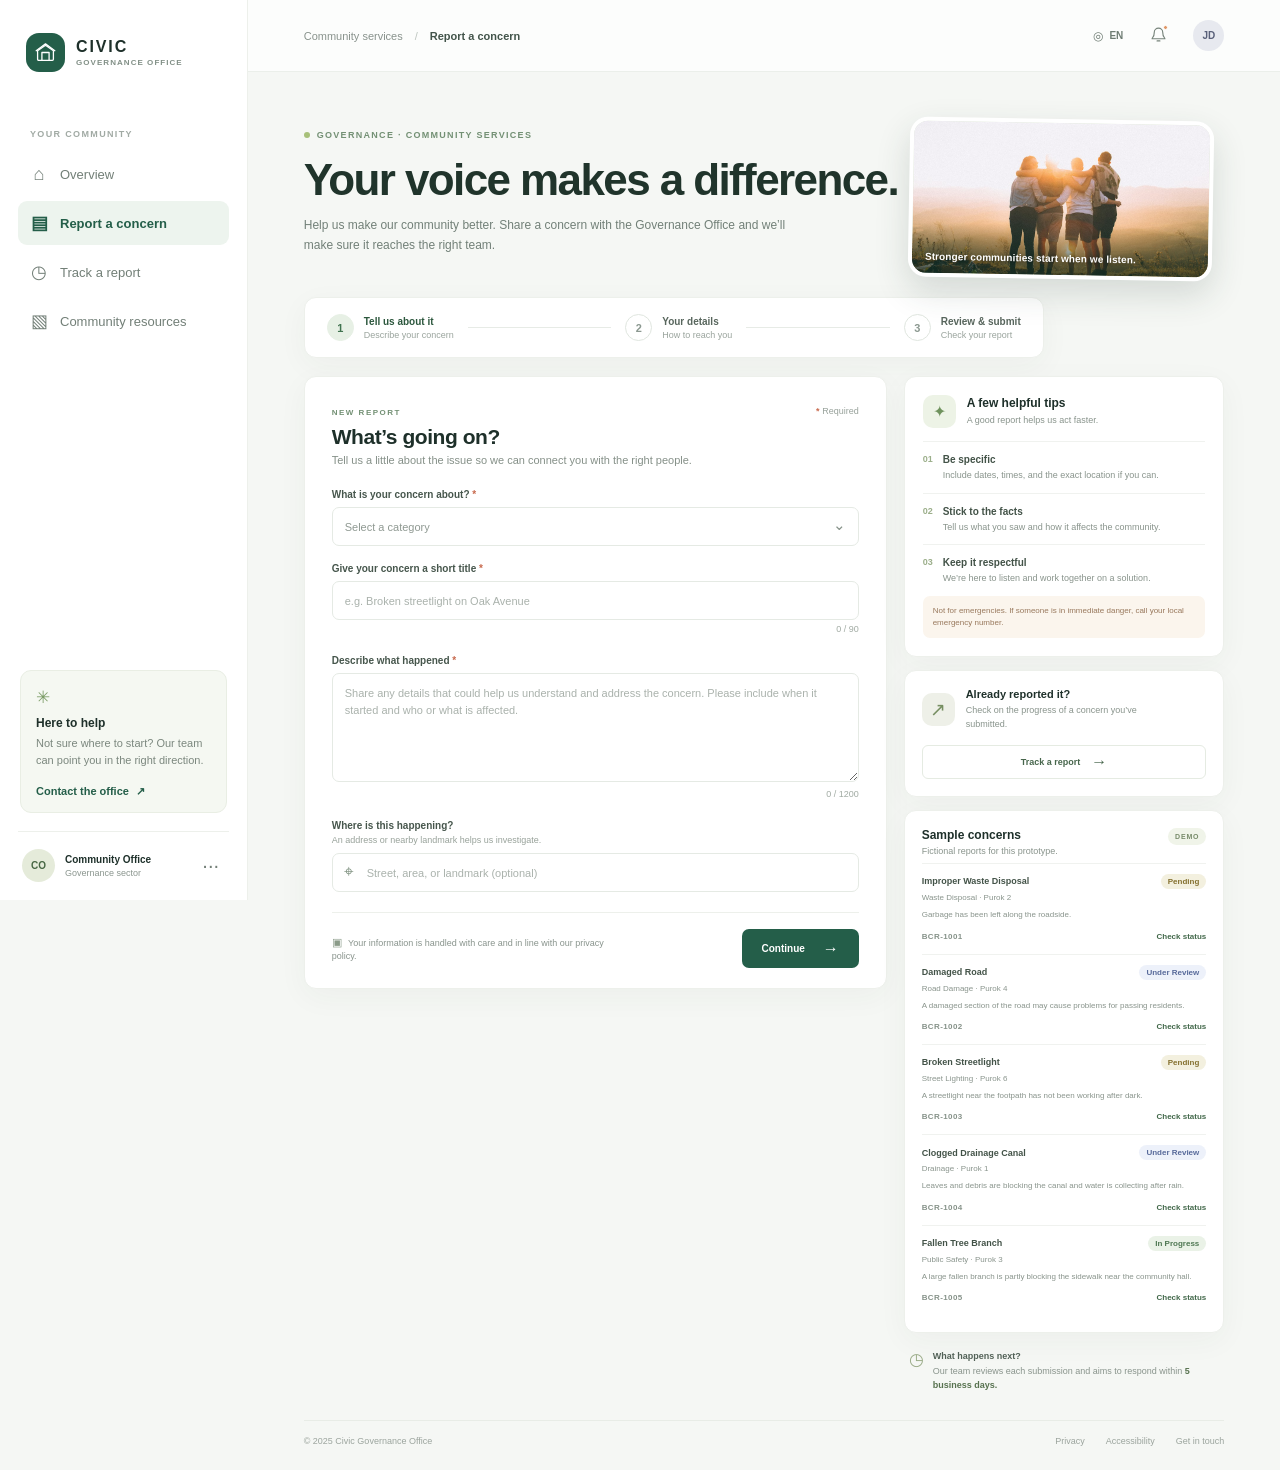
<file: index.html>
<!DOCTYPE html>
<html lang="en">
<head>
  <meta charset="UTF-8" />
  <meta name="viewport" content="width=device-width, initial-scale=1.0" />
  <meta name="theme-color" content="#f5f7f4" />
  <meta name="description" content="Submit and follow up on a community concern with the Governance Office." />
  <title>Community Concerns | Civic Governance</title>
  <link rel="stylesheet" href="styles.css" />
</head>
<body>
  <div class="app-shell">
    <aside class="sidebar" aria-label="Main navigation">
      <a class="brand" href="#home" aria-label="Civic Office home">
        <span class="brand-mark" aria-hidden="true"><svg viewBox="0 0 32 32"><path d="M5 13.5 16 6l11 7.5v12a1.5 1.5 0 0 1-1.5 1.5h-19A1.5 1.5 0 0 1 5 25.5z"/><path d="M11 27V16h10v11M3 13.5 16 4l13 9.5"/></svg></span>
        <span class="brand-copy"><strong>CIVIC</strong><small>GOVERNANCE OFFICE</small></span>
      </a>
      <div class="nav-label">YOUR COMMUNITY</div>
      <nav class="nav-list">
        <a class="nav-item" href="#home"><span class="nav-icon">⌂</span>Overview</a>
        <a class="nav-item active" href="#report"><span class="nav-icon">▤</span>Report a concern</a>
        <a class="nav-item" href="#track"><span class="nav-icon">◷</span>Track a report</a>
        <a class="nav-item" href="#resources"><span class="nav-icon">▧</span>Community resources</a>
      </nav>
      <div class="sidebar-bottom">
        <div class="help-card"><span class="help-icon">✳</span><strong>Here to help</strong><p>Not sure where to start? Our team can point you in the right direction.</p><a href="mailto:governance@example.gov">Contact the office <span>↗</span></a></div>
        <div class="profile"><div class="avatar">CO</div><div><strong>Community Office</strong><small>Governance sector</small></div><button class="more-button" aria-label="More account options">···</button></div>
      </div>
    </aside>

    <main class="main-content" id="home">
      <header class="topbar">
        <div class="breadcrumbs"><span>Community services</span><span class="crumb-divider">/</span><strong>Report a concern</strong></div>
        <div class="top-actions"><a class="language" href="#" aria-label="Language: English">◎ <span>EN</span></a><button class="icon-button" aria-label="Notifications"><svg viewBox="0 0 24 24"><path d="M18 9a6 6 0 0 0-12 0c0 7-3 7-3 9h18c0-2-3-2-3-9M10 21h4"/></svg><i></i></button><div class="top-avatar">JD</div></div>
      </header>

      <div class="content-wrap">
        <section class="welcome-row">
          <div>
            <div class="eyebrow"><span class="eyebrow-dot"></span> GOVERNANCE · COMMUNITY SERVICES</div>
            <h1>Your voice makes<br class="mobile-break" /> a difference.</h1>
            <p class="intro">Help us make our community better. Share a concern with the Governance Office and we’ll make sure it reaches the right team.</p>
          </div>
          <figure class="hero-photo">
            <img src="community-photo.jpg" alt="Friends standing together outdoors at sunset, representing a close-knit community." fetchpriority="high" />
            <figcaption>Stronger communities start when we listen.</figcaption>
          </figure>
        </section>

        <section class="stepper" aria-label="Report form progress">
          <div class="step active"><span class="step-number">1</span><div><strong>Tell us about it</strong><small>Describe your concern</small></div></div>
          <span class="step-line"></span>
          <div class="step"><span class="step-number">2</span><div><strong>Your details</strong><small>How to reach you</small></div></div>
          <span class="step-line"></span>
          <div class="step"><span class="step-number">3</span><div><strong>Review &amp; submit</strong><small>Check your report</small></div></div>
        </section>

        <div class="layout-grid">
          <section class="form-card" id="report">
            <div class="card-heading"><div><span class="section-kicker">NEW REPORT</span><h2>What’s going on?</h2><p>Tell us a little about the issue so we can connect you with the right people.</p></div><span class="required-note"><b>*</b> Required</span></div>
            <form id="concern-form" novalidate>
              <div class="field-group">
                <label for="category">What is your concern about? <span>*</span></label>
                <div class="select-wrap"><select id="category" name="category" aria-describedby="category-error" required><option value="" disabled selected>Select a category</option><option>Roads, sidewalks &amp; street lighting</option><option>Parks &amp; public spaces</option><option>Waste, recycling &amp; cleanliness</option><option>Public safety</option><option>Permits, planning &amp; development</option><option>Community programs &amp; services</option><option>Other governance concern</option></select><span class="select-arrow">⌄</span></div>
                <span class="field-error" id="category-error"></span>
              </div>
              <div class="field-group">
                <label for="title">Give your concern a short title <span>*</span></label>
                <input id="title" name="title" type="text" aria-describedby="title-error title-count" placeholder="e.g. Broken streetlight on Oak Avenue" maxlength="90" required />
                <div class="field-meta"><span class="field-error" id="title-error"></span><span id="title-count">0 / 90</span></div>
              </div>
              <div class="field-group">
                <label for="description">Describe what happened <span>*</span></label>
                <textarea id="description" name="description" rows="5" aria-describedby="description-error description-count" maxlength="1200" placeholder="Share any details that could help us understand and address the concern. Please include when it started and who or what is affected." required></textarea>
                <div class="field-meta"><span class="field-error" id="description-error"></span><span id="description-count">0 / 1200</span></div>
              </div>
              <div class="field-group location-group">
                <div><label for="location">Where is this happening?</label><p class="field-hint">An address or nearby landmark helps us investigate.</p></div>
                <div class="input-with-icon"><span aria-hidden="true">⌖</span><input id="location" name="location" type="text" placeholder="Street, area, or landmark (optional)" maxlength="140" /></div>
              </div>
              <div class="form-footer"><p><span class="lock-icon">▣</span> Your information is handled with care and in line with our privacy policy.</p><button class="primary-button" type="submit">Continue <span>→</span></button></div>
            </form>
          </section>

          <aside class="right-column">
            <section class="side-card tips-card" id="resources"><div class="tips-heading"><div class="tips-icon">✦</div><div><h3>A few helpful tips</h3><p>A good report helps us act faster.</p></div></div><ul class="tips-list"><li><span>01</span><p><strong>Be specific</strong>Include dates, times, and the exact location if you can.</p></li><li><span>02</span><p><strong>Stick to the facts</strong>Tell us what you saw and how it affects the community.</p></li><li><span>03</span><p><strong>Keep it respectful</strong>We’re here to listen and work together on a solution.</p></li></ul><div class="tip-note">Not for emergencies. If someone is in immediate danger, call your local emergency number.</div></section>
            <section class="side-card track-card" id="track"><div class="track-top"><div class="track-icon">↗</div><div><h3>Already reported it?</h3><p>Check on the progress of a concern you’ve submitted.</p></div></div><button class="secondary-button" id="track-button" type="button">Track a report <span>→</span></button></section>
            <section class="side-card examples-card" aria-labelledby="examples-title"><div class="examples-heading"><div><h3 id="examples-title">Sample concerns</h3><p>Fictional reports for this prototype.</p></div><span class="sample-label">DEMO</span></div><ul class="report-example-list" id="report-example-list"></ul></section>
            <div class="response-note"><span class="clock-icon">◷</span><p><strong>What happens next?</strong><br />Our team reviews each submission and aims to respond within <b>5 business days.</b></p></div>
          </aside>
        </div>
        <footer class="page-footer"><span>© 2025 Civic Governance Office</span><div><a href="#privacy">Privacy</a><a href="#accessibility">Accessibility</a><a href="mailto:governance@example.gov">Get in touch</a></div></footer>
      </div>
    </main>
  </div>

  <div class="toast" id="toast" role="status" aria-live="polite"></div>
  <dialog class="result-dialog" id="result-dialog" aria-labelledby="result-title"><button class="dialog-close" id="dialog-close" aria-label="Close">×</button><div class="success-mark">✓</div><span class="section-kicker">REPORT RECEIVED</span><h2 id="result-title">Thank you for speaking up.</h2><p>Your concern has been recorded. Keep this reference number to check on its progress.</p><div class="reference-box"><span>YOUR REFERENCE NUMBER</span><strong id="reference-number"></strong><button type="button" id="copy-reference">Copy</button></div><p class="dialog-footnote">A member of our Governance team will review your report. This demo stores submissions in your browser only.</p><button class="primary-button dialog-done" id="dialog-done" type="button">Done</button></dialog>
  <dialog class="result-dialog track-dialog" id="track-dialog" aria-labelledby="track-title"><button class="dialog-close" id="track-close" aria-label="Close">×</button><div class="track-icon large">↗</div><span class="section-kicker">REPORT STATUS</span><h2 id="track-title">Track a report</h2><p>Enter the reference number you received after submitting a concern.</p><form id="track-form"><label for="reference-input">Reference number</label><input id="reference-input" type="text" placeholder="e.g. BCR-1001" required /><button class="primary-button" type="submit">Check status <span>→</span></button></form><div class="track-result" id="track-result" aria-live="polite"></div></dialog>
  <script src="app.js"></script>
</body>
</html>
</file>
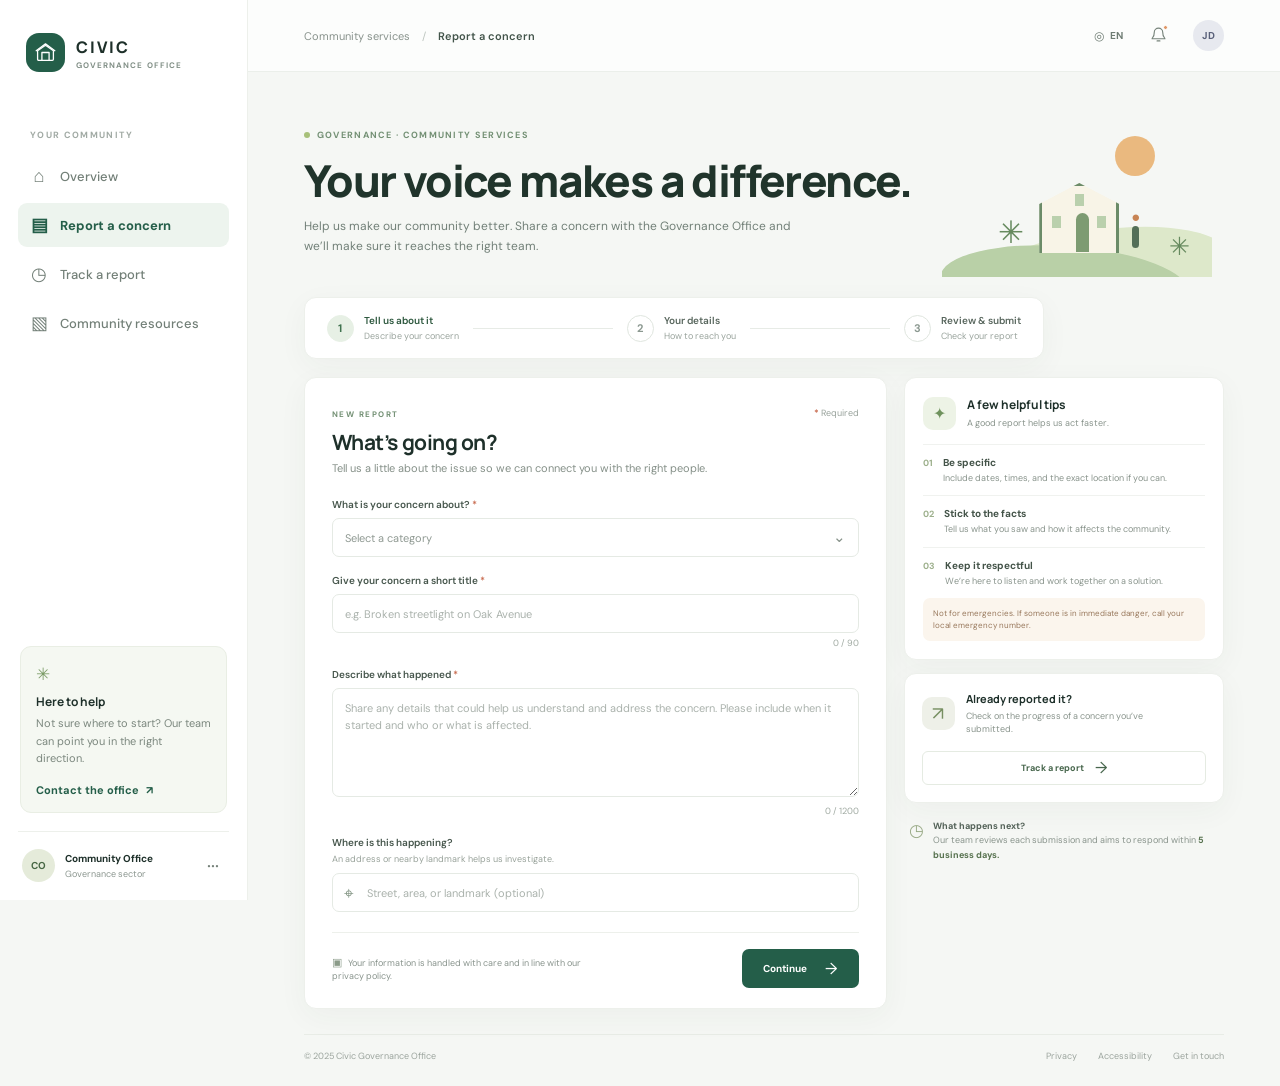
<file: task2/index.html>
<!DOCTYPE html>
<html lang="en">
<head>
  <meta charset="UTF-8" />
  <meta name="viewport" content="width=device-width, initial-scale=1.0" />
  <meta name="theme-color" content="#f5f7f4" />
  <meta name="description" content="Submit and follow up on a community concern with the Governance Office." />
  <title>Community Concerns | Civic Governance</title>
  <link rel="preconnect" href="https://fonts.googleapis.com" />
  <link rel="preconnect" href="https://fonts.gstatic.com" crossorigin />
  <link href="https://fonts.googleapis.com/css2?family=DM+Sans:wght@400;500;600;700&family=Manrope:wght@400;500;600;700;800&display=swap" rel="stylesheet" />
  <link rel="stylesheet" href="styles.css" />
</head>
<body>
  <div class="app-shell">
    <aside class="sidebar" aria-label="Main navigation">
      <a class="brand" href="#home" aria-label="Civic Office home">
        <span class="brand-mark" aria-hidden="true"><svg viewBox="0 0 32 32"><path d="M5 13.5 16 6l11 7.5v12a1.5 1.5 0 0 1-1.5 1.5h-19A1.5 1.5 0 0 1 5 25.5z"/><path d="M11 27V16h10v11M3 13.5 16 4l13 9.5"/></svg></span>
        <span class="brand-copy"><strong>CIVIC</strong><small>GOVERNANCE OFFICE</small></span>
      </a>
      <div class="nav-label">YOUR COMMUNITY</div>
      <nav class="nav-list">
        <a class="nav-item" href="#home"><span class="nav-icon">⌂</span>Overview</a>
        <a class="nav-item active" href="#report"><span class="nav-icon">▤</span>Report a concern</a>
        <a class="nav-item" href="#track"><span class="nav-icon">◷</span>Track a report</a>
        <a class="nav-item" href="#resources"><span class="nav-icon">▧</span>Community resources</a>
      </nav>
      <div class="sidebar-bottom">
        <div class="help-card"><span class="help-icon">✳</span><strong>Here to help</strong><p>Not sure where to start? Our team can point you in the right direction.</p><a href="mailto:governance@example.gov">Contact the office <span>↗</span></a></div>
        <div class="profile"><div class="avatar">CO</div><div><strong>Community Office</strong><small>Governance sector</small></div><button class="more-button" aria-label="More account options">···</button></div>
      </div>
    </aside>

    <main class="main-content" id="home">
      <header class="topbar">
        <div class="breadcrumbs"><span>Community services</span><span class="crumb-divider">/</span><strong>Report a concern</strong></div>
        <div class="top-actions"><a class="language" href="#" aria-label="Language: English">◎ <span>EN</span></a><button class="icon-button" aria-label="Notifications"><svg viewBox="0 0 24 24"><path d="M18 9a6 6 0 0 0-12 0c0 7-3 7-3 9h18c0-2-3-2-3-9M10 21h4"/></svg><i></i></button><div class="top-avatar">JD</div></div>
      </header>

      <div class="content-wrap">
        <section class="welcome-row">
          <div>
            <div class="eyebrow"><span class="eyebrow-dot"></span> GOVERNANCE · COMMUNITY SERVICES</div>
            <h1>Your voice makes<br class="mobile-break" /> a difference.</h1>
            <p class="intro">Help us make our community better. Share a concern with the Governance Office and we’ll make sure it reaches the right team.</p>
          </div>
          <div class="hero-art" aria-hidden="true"><div class="sun"></div><div class="hill hill-back"></div><div class="hill hill-front"></div><div class="art-building"><span></span><span></span><span></span><b></b></div><div class="art-tree tree-one">✳</div><div class="art-tree tree-two">✳</div><div class="art-person">●<i></i></div></div>
        </section>

        <section class="stepper" aria-label="Report form progress">
          <div class="step active"><span class="step-number">1</span><div><strong>Tell us about it</strong><small>Describe your concern</small></div></div>
          <span class="step-line"></span>
          <div class="step"><span class="step-number">2</span><div><strong>Your details</strong><small>How to reach you</small></div></div>
          <span class="step-line"></span>
          <div class="step"><span class="step-number">3</span><div><strong>Review &amp; submit</strong><small>Check your report</small></div></div>
        </section>

        <div class="layout-grid">
          <section class="form-card" id="report">
            <div class="card-heading"><div><span class="section-kicker">NEW REPORT</span><h2>What’s going on?</h2><p>Tell us a little about the issue so we can connect you with the right people.</p></div><span class="required-note"><b>*</b> Required</span></div>
            <form id="concern-form" novalidate>
              <div class="field-group">
                <label for="category">What is your concern about? <span>*</span></label>
                <div class="select-wrap"><select id="category" name="category" required><option value="" disabled selected>Select a category</option><option>Roads, sidewalks &amp; street lighting</option><option>Parks &amp; public spaces</option><option>Waste, recycling &amp; cleanliness</option><option>Public safety</option><option>Permits, planning &amp; development</option><option>Community programs &amp; services</option><option>Other governance concern</option></select><span class="select-arrow">⌄</span></div>
                <span class="field-error" id="category-error"></span>
              </div>
              <div class="field-group">
                <label for="title">Give your concern a short title <span>*</span></label>
                <input id="title" name="title" type="text" placeholder="e.g. Broken streetlight on Oak Avenue" maxlength="90" required />
                <div class="field-meta"><span class="field-error" id="title-error"></span><span id="title-count">0 / 90</span></div>
              </div>
              <div class="field-group">
                <label for="description">Describe what happened <span>*</span></label>
                <textarea id="description" name="description" rows="5" maxlength="1200" placeholder="Share any details that could help us understand and address the concern. Please include when it started and who or what is affected." required></textarea>
                <div class="field-meta"><span class="field-error" id="description-error"></span><span id="description-count">0 / 1200</span></div>
              </div>
              <div class="field-group location-group">
                <div><label for="location">Where is this happening?</label><p class="field-hint">An address or nearby landmark helps us investigate.</p></div>
                <div class="input-with-icon"><span aria-hidden="true">⌖</span><input id="location" name="location" type="text" placeholder="Street, area, or landmark (optional)" maxlength="140" /></div>
              </div>
              <div class="form-footer"><p><span class="lock-icon">▣</span> Your information is handled with care and in line with our privacy policy.</p><button class="primary-button" type="submit">Continue <span>→</span></button></div>
            </form>
          </section>

          <aside class="right-column">
            <section class="side-card tips-card" id="resources"><div class="tips-heading"><div class="tips-icon">✦</div><div><h3>A few helpful tips</h3><p>A good report helps us act faster.</p></div></div><ul class="tips-list"><li><span>01</span><p><strong>Be specific</strong>Include dates, times, and the exact location if you can.</p></li><li><span>02</span><p><strong>Stick to the facts</strong>Tell us what you saw and how it affects the community.</p></li><li><span>03</span><p><strong>Keep it respectful</strong>We’re here to listen and work together on a solution.</p></li></ul><div class="tip-note">Not for emergencies. If someone is in immediate danger, call your local emergency number.</div></section>
            <section class="side-card track-card" id="track"><div class="track-top"><div class="track-icon">↗</div><div><h3>Already reported it?</h3><p>Check on the progress of a concern you’ve submitted.</p></div></div><button class="secondary-button" id="track-button" type="button">Track a report <span>→</span></button></section>
            <div class="response-note"><span class="clock-icon">◷</span><p><strong>What happens next?</strong><br />Our team reviews each submission and aims to respond within <b>5 business days.</b></p></div>
          </aside>
        </div>
        <footer class="page-footer"><span>© 2025 Civic Governance Office</span><div><a href="#privacy">Privacy</a><a href="#accessibility">Accessibility</a><a href="mailto:governance@example.gov">Get in touch</a></div></footer>
      </div>
    </main>
  </div>

  <div class="toast" id="toast" role="status" aria-live="polite"></div>
  <dialog class="result-dialog" id="result-dialog" aria-labelledby="result-title"><button class="dialog-close" id="dialog-close" aria-label="Close">×</button><div class="success-mark">✓</div><span class="section-kicker">REPORT RECEIVED</span><h2 id="result-title">Thank you for speaking up.</h2><p>Your concern has been recorded. Keep this reference number to check on its progress.</p><div class="reference-box"><span>YOUR REFERENCE NUMBER</span><strong id="reference-number"></strong><button type="button" id="copy-reference">Copy</button></div><p class="dialog-footnote">A member of our Governance team will review your report. This demo stores submissions in your browser only.</p><button class="primary-button dialog-done" id="dialog-done" type="button">Done</button></dialog>
  <dialog class="result-dialog track-dialog" id="track-dialog" aria-labelledby="track-title"><button class="dialog-close" id="track-close" aria-label="Close">×</button><div class="track-icon large">↗</div><span class="section-kicker">REPORT STATUS</span><h2 id="track-title">Track a report</h2><p>Enter the reference number you received after submitting a concern.</p><form id="track-form"><label for="reference-input">Reference number</label><input id="reference-input" type="text" placeholder="e.g. GOV-4F82A1" required /><button class="primary-button" type="submit">Check status <span>→</span></button></form><div class="track-result" id="track-result" aria-live="polite"></div></dialog>
  <script src="app.js"></script>
</body>
</html>
</file>
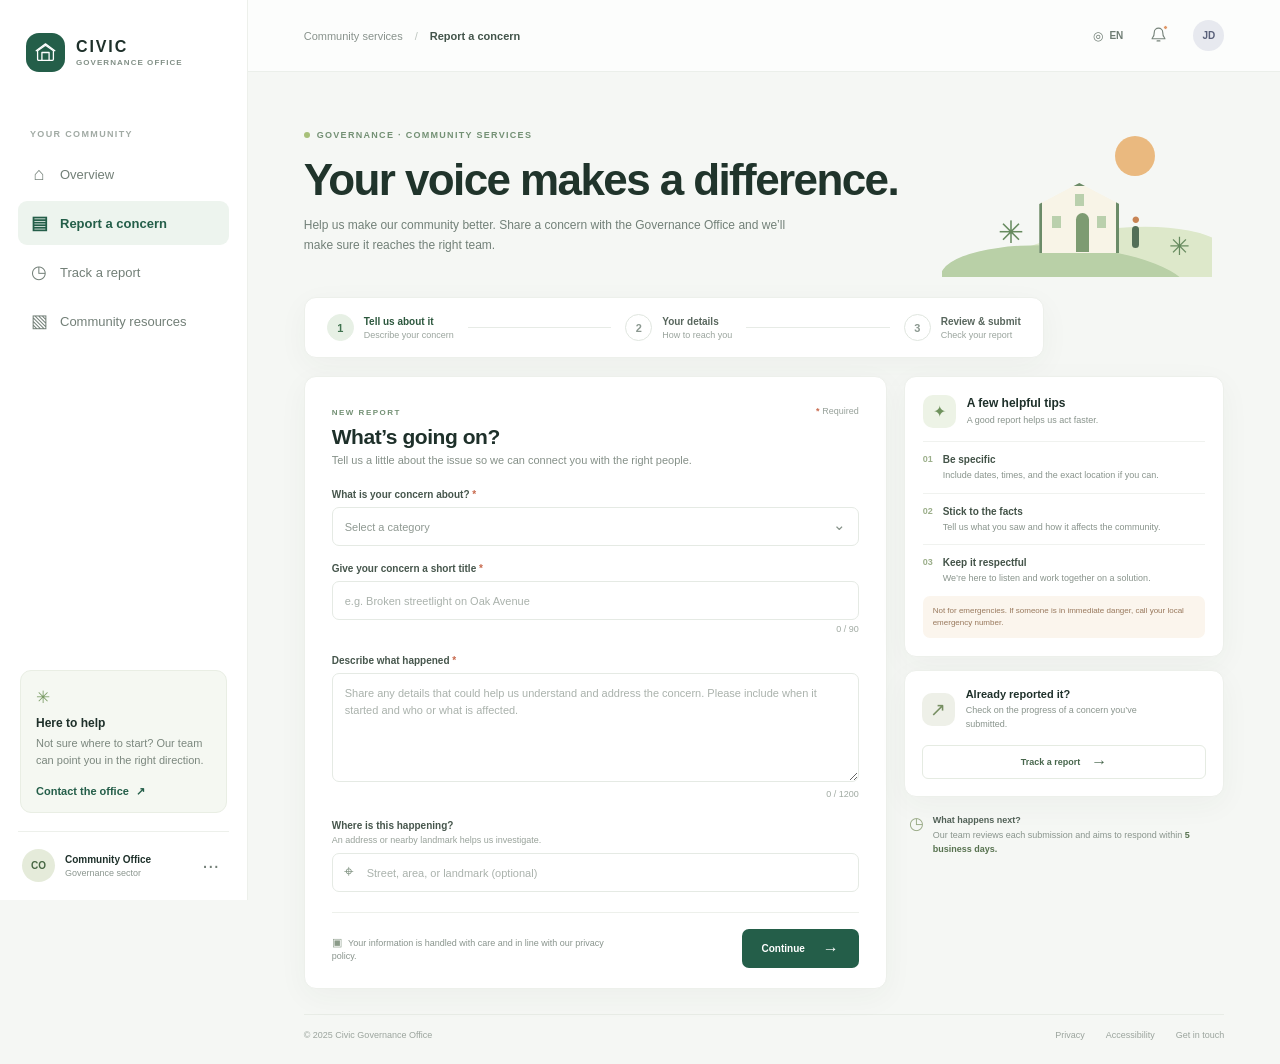
<file: task3/index.html>
<!DOCTYPE html>
<html lang="en">
<head>
  <meta charset="UTF-8" />
  <meta name="viewport" content="width=device-width, initial-scale=1.0" />
  <meta name="theme-color" content="#f5f7f4" />
  <meta name="description" content="Submit and follow up on a community concern with the Governance Office." />
  <title>Community Concerns | Civic Governance</title>
  <link rel="stylesheet" href="styles.css" />
</head>
<body>
  <div class="app-shell">
    <aside class="sidebar" aria-label="Main navigation">
      <a class="brand" href="#home" aria-label="Civic Office home">
        <span class="brand-mark" aria-hidden="true"><svg viewBox="0 0 32 32"><path d="M5 13.5 16 6l11 7.5v12a1.5 1.5 0 0 1-1.5 1.5h-19A1.5 1.5 0 0 1 5 25.5z"/><path d="M11 27V16h10v11M3 13.5 16 4l13 9.5"/></svg></span>
        <span class="brand-copy"><strong>CIVIC</strong><small>GOVERNANCE OFFICE</small></span>
      </a>
      <div class="nav-label">YOUR COMMUNITY</div>
      <nav class="nav-list">
        <a class="nav-item" href="#home"><span class="nav-icon">⌂</span>Overview</a>
        <a class="nav-item active" href="#report"><span class="nav-icon">▤</span>Report a concern</a>
        <a class="nav-item" href="#track"><span class="nav-icon">◷</span>Track a report</a>
        <a class="nav-item" href="#resources"><span class="nav-icon">▧</span>Community resources</a>
      </nav>
      <div class="sidebar-bottom">
        <div class="help-card"><span class="help-icon">✳</span><strong>Here to help</strong><p>Not sure where to start? Our team can point you in the right direction.</p><a href="mailto:governance@example.gov">Contact the office <span>↗</span></a></div>
        <div class="profile"><div class="avatar">CO</div><div><strong>Community Office</strong><small>Governance sector</small></div><button class="more-button" aria-label="More account options">···</button></div>
      </div>
    </aside>

    <main class="main-content" id="home">
      <header class="topbar">
        <div class="breadcrumbs"><span>Community services</span><span class="crumb-divider">/</span><strong>Report a concern</strong></div>
        <div class="top-actions"><a class="language" href="#" aria-label="Language: English">◎ <span>EN</span></a><button class="icon-button" aria-label="Notifications"><svg viewBox="0 0 24 24"><path d="M18 9a6 6 0 0 0-12 0c0 7-3 7-3 9h18c0-2-3-2-3-9M10 21h4"/></svg><i></i></button><div class="top-avatar">JD</div></div>
      </header>

      <div class="content-wrap">
        <section class="welcome-row">
          <div>
            <div class="eyebrow"><span class="eyebrow-dot"></span> GOVERNANCE · COMMUNITY SERVICES</div>
            <h1>Your voice makes<br class="mobile-break" /> a difference.</h1>
            <p class="intro">Help us make our community better. Share a concern with the Governance Office and we’ll make sure it reaches the right team.</p>
          </div>
          <div class="hero-art" aria-hidden="true"><div class="sun"></div><div class="hill hill-back"></div><div class="hill hill-front"></div><div class="art-building"><span></span><span></span><span></span><b></b></div><div class="art-tree tree-one">✳</div><div class="art-tree tree-two">✳</div><div class="art-person">●<i></i></div></div>
        </section>

        <section class="stepper" aria-label="Report form progress">
          <div class="step active"><span class="step-number">1</span><div><strong>Tell us about it</strong><small>Describe your concern</small></div></div>
          <span class="step-line"></span>
          <div class="step"><span class="step-number">2</span><div><strong>Your details</strong><small>How to reach you</small></div></div>
          <span class="step-line"></span>
          <div class="step"><span class="step-number">3</span><div><strong>Review &amp; submit</strong><small>Check your report</small></div></div>
        </section>

        <div class="layout-grid">
          <section class="form-card" id="report">
            <div class="card-heading"><div><span class="section-kicker">NEW REPORT</span><h2>What’s going on?</h2><p>Tell us a little about the issue so we can connect you with the right people.</p></div><span class="required-note"><b>*</b> Required</span></div>
            <form id="concern-form" novalidate>
              <div class="field-group">
                <label for="category">What is your concern about? <span>*</span></label>
                <div class="select-wrap"><select id="category" name="category" required><option value="" disabled selected>Select a category</option><option>Roads, sidewalks &amp; street lighting</option><option>Parks &amp; public spaces</option><option>Waste, recycling &amp; cleanliness</option><option>Public safety</option><option>Permits, planning &amp; development</option><option>Community programs &amp; services</option><option>Other governance concern</option></select><span class="select-arrow">⌄</span></div>
                <span class="field-error" id="category-error"></span>
              </div>
              <div class="field-group">
                <label for="title">Give your concern a short title <span>*</span></label>
                <input id="title" name="title" type="text" placeholder="e.g. Broken streetlight on Oak Avenue" maxlength="90" required />
                <div class="field-meta"><span class="field-error" id="title-error"></span><span id="title-count">0 / 90</span></div>
              </div>
              <div class="field-group">
                <label for="description">Describe what happened <span>*</span></label>
                <textarea id="description" name="description" rows="5" maxlength="1200" placeholder="Share any details that could help us understand and address the concern. Please include when it started and who or what is affected." required></textarea>
                <div class="field-meta"><span class="field-error" id="description-error"></span><span id="description-count">0 / 1200</span></div>
              </div>
              <div class="field-group location-group">
                <div><label for="location">Where is this happening?</label><p class="field-hint">An address or nearby landmark helps us investigate.</p></div>
                <div class="input-with-icon"><span aria-hidden="true">⌖</span><input id="location" name="location" type="text" placeholder="Street, area, or landmark (optional)" maxlength="140" /></div>
              </div>
              <div class="form-footer"><p><span class="lock-icon">▣</span> Your information is handled with care and in line with our privacy policy.</p><button class="primary-button" type="submit">Continue <span>→</span></button></div>
            </form>
          </section>

          <aside class="right-column">
            <section class="side-card tips-card" id="resources"><div class="tips-heading"><div class="tips-icon">✦</div><div><h3>A few helpful tips</h3><p>A good report helps us act faster.</p></div></div><ul class="tips-list"><li><span>01</span><p><strong>Be specific</strong>Include dates, times, and the exact location if you can.</p></li><li><span>02</span><p><strong>Stick to the facts</strong>Tell us what you saw and how it affects the community.</p></li><li><span>03</span><p><strong>Keep it respectful</strong>We’re here to listen and work together on a solution.</p></li></ul><div class="tip-note">Not for emergencies. If someone is in immediate danger, call your local emergency number.</div></section>
            <section class="side-card track-card" id="track"><div class="track-top"><div class="track-icon">↗</div><div><h3>Already reported it?</h3><p>Check on the progress of a concern you’ve submitted.</p></div></div><button class="secondary-button" id="track-button" type="button">Track a report <span>→</span></button></section>
            <div class="response-note"><span class="clock-icon">◷</span><p><strong>What happens next?</strong><br />Our team reviews each submission and aims to respond within <b>5 business days.</b></p></div>
          </aside>
        </div>
        <footer class="page-footer"><span>© 2025 Civic Governance Office</span><div><a href="#privacy">Privacy</a><a href="#accessibility">Accessibility</a><a href="mailto:governance@example.gov">Get in touch</a></div></footer>
      </div>
    </main>
  </div>

  <div class="toast" id="toast" role="status" aria-live="polite"></div>
  <dialog class="result-dialog" id="result-dialog" aria-labelledby="result-title"><button class="dialog-close" id="dialog-close" aria-label="Close">×</button><div class="success-mark">✓</div><span class="section-kicker">REPORT RECEIVED</span><h2 id="result-title">Thank you for speaking up.</h2><p>Your concern has been recorded. Keep this reference number to check on its progress.</p><div class="reference-box"><span>YOUR REFERENCE NUMBER</span><strong id="reference-number"></strong><button type="button" id="copy-reference">Copy</button></div><p class="dialog-footnote">A member of our Governance team will review your report. This demo stores submissions in your browser only.</p><button class="primary-button dialog-done" id="dialog-done" type="button">Done</button></dialog>
  <dialog class="result-dialog track-dialog" id="track-dialog" aria-labelledby="track-title"><button class="dialog-close" id="track-close" aria-label="Close">×</button><div class="track-icon large">↗</div><span class="section-kicker">REPORT STATUS</span><h2 id="track-title">Track a report</h2><p>Enter the reference number you received after submitting a concern.</p><form id="track-form"><label for="reference-input">Reference number</label><input id="reference-input" type="text" placeholder="e.g. GOV-4F82A1" required /><button class="primary-button" type="submit">Check status <span>→</span></button></form><div class="track-result" id="track-result" aria-live="polite"></div></dialog>
  <script src="app.js"></script>
</body>
</html>
</file>
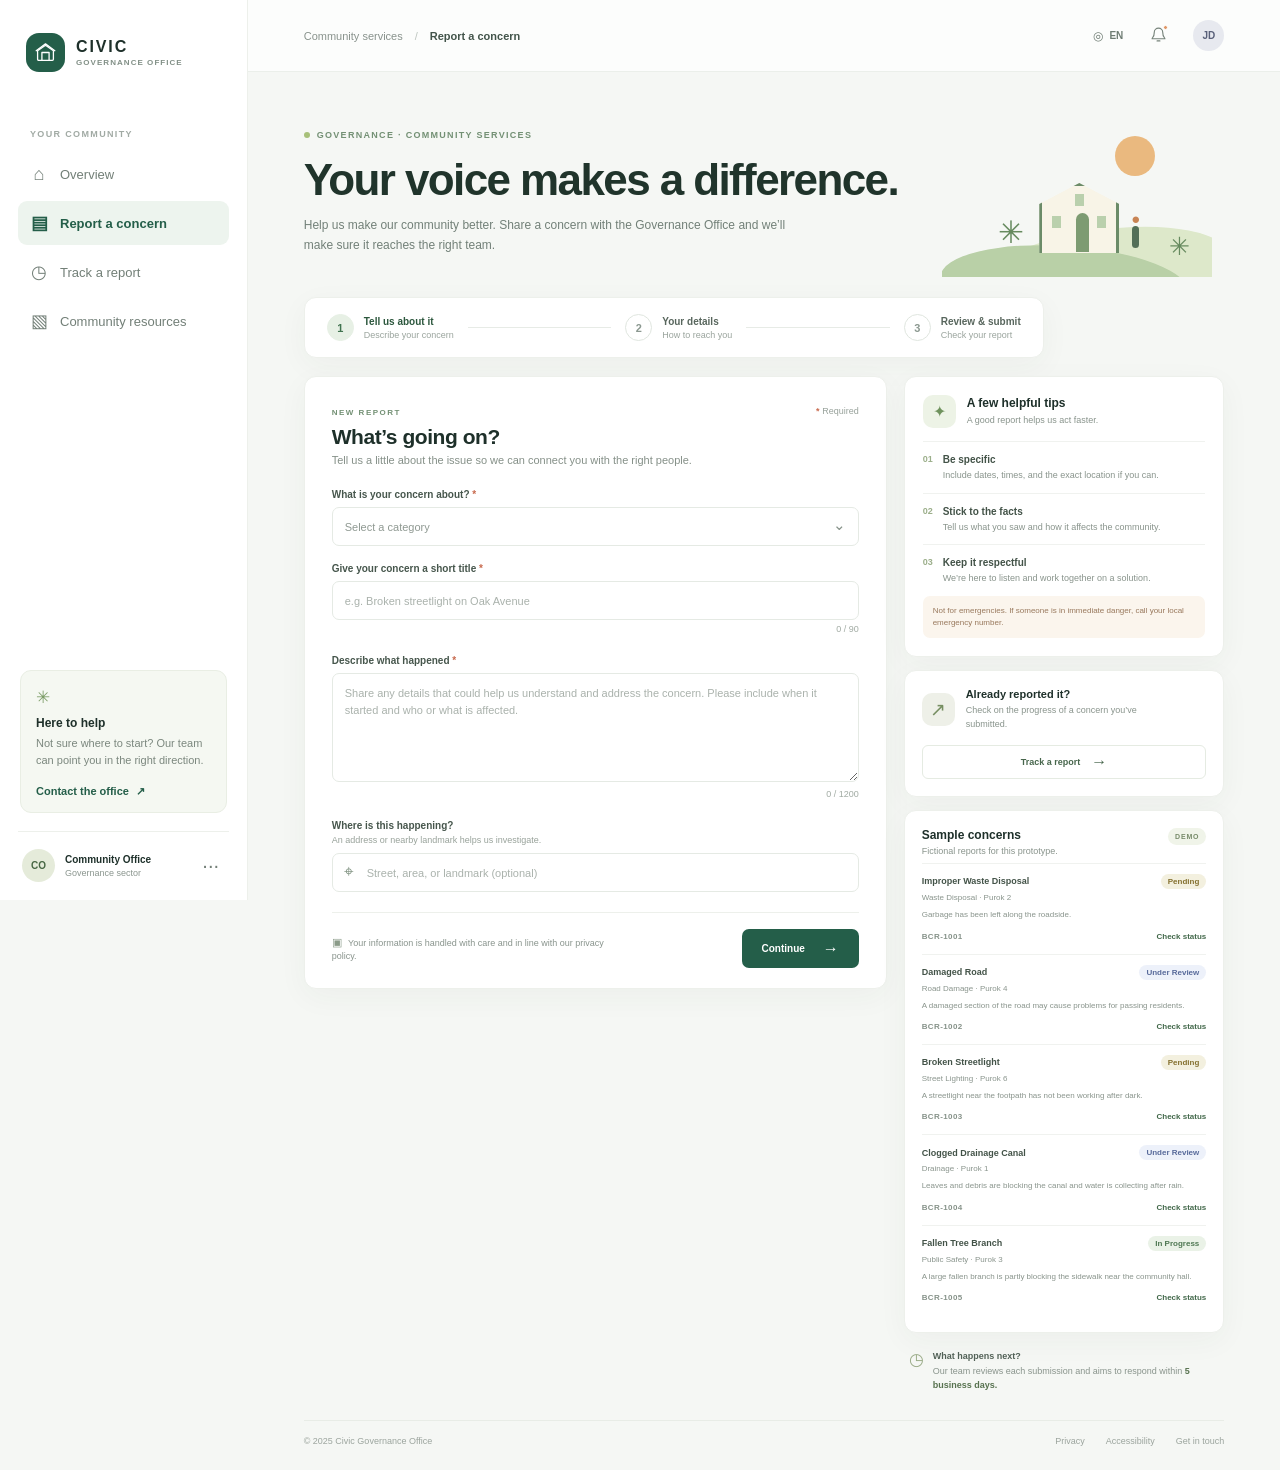
<file: task4/index.html>
<!DOCTYPE html>
<html lang="en">
<head>
  <meta charset="UTF-8" />
  <meta name="viewport" content="width=device-width, initial-scale=1.0" />
  <meta name="theme-color" content="#f5f7f4" />
  <meta name="description" content="Submit and follow up on a community concern with the Governance Office." />
  <title>Community Concerns | Civic Governance</title>
  <link rel="stylesheet" href="styles.css" />
</head>
<body>
  <div class="app-shell">
    <aside class="sidebar" aria-label="Main navigation">
      <a class="brand" href="#home" aria-label="Civic Office home">
        <span class="brand-mark" aria-hidden="true"><svg viewBox="0 0 32 32"><path d="M5 13.5 16 6l11 7.5v12a1.5 1.5 0 0 1-1.5 1.5h-19A1.5 1.5 0 0 1 5 25.5z"/><path d="M11 27V16h10v11M3 13.5 16 4l13 9.5"/></svg></span>
        <span class="brand-copy"><strong>CIVIC</strong><small>GOVERNANCE OFFICE</small></span>
      </a>
      <div class="nav-label">YOUR COMMUNITY</div>
      <nav class="nav-list">
        <a class="nav-item" href="#home"><span class="nav-icon">⌂</span>Overview</a>
        <a class="nav-item active" href="#report"><span class="nav-icon">▤</span>Report a concern</a>
        <a class="nav-item" href="#track"><span class="nav-icon">◷</span>Track a report</a>
        <a class="nav-item" href="#resources"><span class="nav-icon">▧</span>Community resources</a>
      </nav>
      <div class="sidebar-bottom">
        <div class="help-card"><span class="help-icon">✳</span><strong>Here to help</strong><p>Not sure where to start? Our team can point you in the right direction.</p><a href="mailto:governance@example.gov">Contact the office <span>↗</span></a></div>
        <div class="profile"><div class="avatar">CO</div><div><strong>Community Office</strong><small>Governance sector</small></div><button class="more-button" aria-label="More account options">···</button></div>
      </div>
    </aside>

    <main class="main-content" id="home">
      <header class="topbar">
        <div class="breadcrumbs"><span>Community services</span><span class="crumb-divider">/</span><strong>Report a concern</strong></div>
        <div class="top-actions"><a class="language" href="#" aria-label="Language: English">◎ <span>EN</span></a><button class="icon-button" aria-label="Notifications"><svg viewBox="0 0 24 24"><path d="M18 9a6 6 0 0 0-12 0c0 7-3 7-3 9h18c0-2-3-2-3-9M10 21h4"/></svg><i></i></button><div class="top-avatar">JD</div></div>
      </header>

      <div class="content-wrap">
        <section class="welcome-row">
          <div>
            <div class="eyebrow"><span class="eyebrow-dot"></span> GOVERNANCE · COMMUNITY SERVICES</div>
            <h1>Your voice makes<br class="mobile-break" /> a difference.</h1>
            <p class="intro">Help us make our community better. Share a concern with the Governance Office and we’ll make sure it reaches the right team.</p>
          </div>
          <div class="hero-art" aria-hidden="true"><div class="sun"></div><div class="hill hill-back"></div><div class="hill hill-front"></div><div class="art-building"><span></span><span></span><span></span><b></b></div><div class="art-tree tree-one">✳</div><div class="art-tree tree-two">✳</div><div class="art-person">●<i></i></div></div>
        </section>

        <section class="stepper" aria-label="Report form progress">
          <div class="step active"><span class="step-number">1</span><div><strong>Tell us about it</strong><small>Describe your concern</small></div></div>
          <span class="step-line"></span>
          <div class="step"><span class="step-number">2</span><div><strong>Your details</strong><small>How to reach you</small></div></div>
          <span class="step-line"></span>
          <div class="step"><span class="step-number">3</span><div><strong>Review &amp; submit</strong><small>Check your report</small></div></div>
        </section>

        <div class="layout-grid">
          <section class="form-card" id="report">
            <div class="card-heading"><div><span class="section-kicker">NEW REPORT</span><h2>What’s going on?</h2><p>Tell us a little about the issue so we can connect you with the right people.</p></div><span class="required-note"><b>*</b> Required</span></div>
            <form id="concern-form" novalidate>
              <div class="field-group">
                <label for="category">What is your concern about? <span>*</span></label>
                <div class="select-wrap"><select id="category" name="category" required><option value="" disabled selected>Select a category</option><option>Roads, sidewalks &amp; street lighting</option><option>Parks &amp; public spaces</option><option>Waste, recycling &amp; cleanliness</option><option>Public safety</option><option>Permits, planning &amp; development</option><option>Community programs &amp; services</option><option>Other governance concern</option></select><span class="select-arrow">⌄</span></div>
                <span class="field-error" id="category-error"></span>
              </div>
              <div class="field-group">
                <label for="title">Give your concern a short title <span>*</span></label>
                <input id="title" name="title" type="text" placeholder="e.g. Broken streetlight on Oak Avenue" maxlength="90" required />
                <div class="field-meta"><span class="field-error" id="title-error"></span><span id="title-count">0 / 90</span></div>
              </div>
              <div class="field-group">
                <label for="description">Describe what happened <span>*</span></label>
                <textarea id="description" name="description" rows="5" maxlength="1200" placeholder="Share any details that could help us understand and address the concern. Please include when it started and who or what is affected." required></textarea>
                <div class="field-meta"><span class="field-error" id="description-error"></span><span id="description-count">0 / 1200</span></div>
              </div>
              <div class="field-group location-group">
                <div><label for="location">Where is this happening?</label><p class="field-hint">An address or nearby landmark helps us investigate.</p></div>
                <div class="input-with-icon"><span aria-hidden="true">⌖</span><input id="location" name="location" type="text" placeholder="Street, area, or landmark (optional)" maxlength="140" /></div>
              </div>
              <div class="form-footer"><p><span class="lock-icon">▣</span> Your information is handled with care and in line with our privacy policy.</p><button class="primary-button" type="submit">Continue <span>→</span></button></div>
            </form>
          </section>

          <aside class="right-column">
            <section class="side-card tips-card" id="resources"><div class="tips-heading"><div class="tips-icon">✦</div><div><h3>A few helpful tips</h3><p>A good report helps us act faster.</p></div></div><ul class="tips-list"><li><span>01</span><p><strong>Be specific</strong>Include dates, times, and the exact location if you can.</p></li><li><span>02</span><p><strong>Stick to the facts</strong>Tell us what you saw and how it affects the community.</p></li><li><span>03</span><p><strong>Keep it respectful</strong>We’re here to listen and work together on a solution.</p></li></ul><div class="tip-note">Not for emergencies. If someone is in immediate danger, call your local emergency number.</div></section>
            <section class="side-card track-card" id="track"><div class="track-top"><div class="track-icon">↗</div><div><h3>Already reported it?</h3><p>Check on the progress of a concern you’ve submitted.</p></div></div><button class="secondary-button" id="track-button" type="button">Track a report <span>→</span></button></section>
            <section class="side-card examples-card" aria-labelledby="examples-title"><div class="examples-heading"><div><h3 id="examples-title">Sample concerns</h3><p>Fictional reports for this prototype.</p></div><span class="sample-label">DEMO</span></div><ul class="report-example-list" id="report-example-list"></ul></section>
            <div class="response-note"><span class="clock-icon">◷</span><p><strong>What happens next?</strong><br />Our team reviews each submission and aims to respond within <b>5 business days.</b></p></div>
          </aside>
        </div>
        <footer class="page-footer"><span>© 2025 Civic Governance Office</span><div><a href="#privacy">Privacy</a><a href="#accessibility">Accessibility</a><a href="mailto:governance@example.gov">Get in touch</a></div></footer>
      </div>
    </main>
  </div>

  <div class="toast" id="toast" role="status" aria-live="polite"></div>
  <dialog class="result-dialog" id="result-dialog" aria-labelledby="result-title"><button class="dialog-close" id="dialog-close" aria-label="Close">×</button><div class="success-mark">✓</div><span class="section-kicker">REPORT RECEIVED</span><h2 id="result-title">Thank you for speaking up.</h2><p>Your concern has been recorded. Keep this reference number to check on its progress.</p><div class="reference-box"><span>YOUR REFERENCE NUMBER</span><strong id="reference-number"></strong><button type="button" id="copy-reference">Copy</button></div><p class="dialog-footnote">A member of our Governance team will review your report. This demo stores submissions in your browser only.</p><button class="primary-button dialog-done" id="dialog-done" type="button">Done</button></dialog>
  <dialog class="result-dialog track-dialog" id="track-dialog" aria-labelledby="track-title"><button class="dialog-close" id="track-close" aria-label="Close">×</button><div class="track-icon large">↗</div><span class="section-kicker">REPORT STATUS</span><h2 id="track-title">Track a report</h2><p>Enter the reference number you received after submitting a concern.</p><form id="track-form"><label for="reference-input">Reference number</label><input id="reference-input" type="text" placeholder="e.g. BCR-1001" required /><button class="primary-button" type="submit">Check status <span>→</span></button></form><div class="track-result" id="track-result" aria-live="polite"></div></dialog>
  <script src="app.js"></script>
</body>
</html>
</file>
<file: styles.css>
:root{--ink:#1e302a;--muted:#718078;--green:#245e49;--green-dark:#174432;--lime:#d7e8a8;--line:#e8ece6;--canvas:#f5f7f4;--white:#fff;--orange:#d68c55;--shadow:0 8px 30px rgba(35,63,48,.045)}
*{box-sizing:border-box}html{scroll-behavior:smooth}body{margin:0;background:var(--canvas);color:var(--ink);font-family:'DM Sans',sans-serif;font-size:14px;-webkit-font-smoothing:antialiased}button,input,select,textarea{font:inherit}button,a{-webkit-tap-highlight-color:transparent}a{color:inherit;text-decoration:none}.app-shell{min-height:100vh}.sidebar{width:248px;background:#fff;border-right:1px solid #edf0eb;position:fixed;inset:0 auto 0 0;z-index:3;display:flex;flex-direction:column;padding:28px 18px 18px}.brand{height:49px;display:flex;align-items:center;gap:11px;padding:0 8px;margin-bottom:52px}.brand-mark{width:39px;height:39px;border-radius:13px;background:var(--green);display:grid;place-items:center}.brand-mark svg{width:23px;fill:none;stroke:#fff;stroke-width:1.8;stroke-linecap:round;stroke-linejoin:round}.brand-copy{display:flex;flex-direction:column;gap:2px}.brand-copy strong{font:800 16px Manrope,sans-serif;letter-spacing:1.9px}.brand-copy small{font-size:8px;font-weight:700;letter-spacing:1.05px;color:#829087}.nav-label{font-size:9px;font-weight:700;letter-spacing:1.35px;color:#a1aaa4;padding:0 12px;margin-bottom:13px}.nav-list{display:grid;gap:5px}.nav-item{height:44px;border-radius:9px;padding:0 12px;display:flex;align-items:center;gap:12px;color:#727f77;font-weight:500;font-size:13px;transition:.2s}.nav-item:hover{background:#f6f8f5;color:var(--green)}.nav-item.active{background:#edf4ee;color:var(--green);font-weight:700}.nav-icon{font-size:18px;width:18px;text-align:center;color:inherit}.sidebar-bottom{margin-top:auto}.help-card{background:#f5f8f2;border:1px solid #e9eee4;border-radius:11px;padding:16px 15px 14px;margin:0 2px 18px}.help-icon{font-size:17px;color:#7a9b65}.help-card>strong{display:block;font:700 12px Manrope,sans-serif;margin:8px 0 5px}.help-card p{font-size:11px;line-height:1.6;color:#7b877e;margin:0 0 12px}.help-card a{font-size:11px;font-weight:700;color:var(--green)}.help-card a span{margin-left:4px}.profile{border-top:1px solid #edf0eb;padding:17px 4px 0;display:flex;align-items:center;gap:10px}.avatar,.top-avatar{display:grid;place-items:center;background:#e5ebda;color:#476744;font-size:10px;font-weight:700;border-radius:50%;width:33px;height:33px}.profile div:nth-child(2){display:flex;flex-direction:column;gap:3px}.profile strong{font-size:10px}.profile small{font-size:9px;color:#8b968f}.more-button{border:0;background:none;color:#748078;font-size:20px;margin-left:auto;cursor:pointer}.main-content{margin-left:248px;min-height:100vh}.topbar{height:72px;background:rgba(255,255,255,.72);border-bottom:1px solid #ebefea;display:flex;align-items:center;justify-content:space-between;padding:0 5.4%;}.breadcrumbs{display:flex;align-items:center;gap:12px;color:#88928c;font-size:11px}.breadcrumbs strong{color:#42544a;font-weight:600}.crumb-divider{color:#bdc5bf}.top-actions{display:flex;align-items:center;gap:23px}.language{font-size:12px;color:#6e7c73;display:flex;align-items:center;gap:6px}.language span{font-size:10px;font-weight:700}.icon-button{position:relative;background:none;border:0;width:24px;height:26px;cursor:pointer;padding:3px}.icon-button svg{width:17px;fill:none;stroke:#758279;stroke-width:1.6;stroke-linecap:round}.icon-button i{position:absolute;width:5px;height:5px;background:#df9767;right:2px;top:2px;border-radius:50%;border:1px solid white}.top-avatar{width:31px;height:31px;background:#e7e9ef;color:#596079}.content-wrap{max-width:1200px;padding:35px 5.4% 24px;margin:0 auto}.welcome-row{display:flex;align-items:center;justify-content:space-between;min-height:172px;position:relative}.eyebrow,.section-kicker{font-size:9px;font-weight:700;letter-spacing:1.3px;color:#739074}.eyebrow{display:flex;align-items:center;gap:7px}.eyebrow-dot{width:6px;height:6px;border-radius:50%;background:#a7c079}.welcome-row h1{font:800 clamp(32px,3.6vw,44px)/1.12 Manrope,sans-serif;letter-spacing:-1.6px;margin:15px 0 10px;color:#20342b}.intro{max-width:500px;color:#728078;font-size:12px;line-height:1.7;margin:0}.mobile-break{display:none}.hero-art{width:270px;height:150px;position:absolute;right:12px;bottom:2px;overflow:hidden}.sun{position:absolute;right:57px;top:9px;width:40px;height:40px;background:#e9b373;border-radius:50%;opacity:.9}.hill{position:absolute;border-radius:50% 50% 0 0}.hill-back{width:260px;height:89px;bottom:-42px;left:30px;background:#dde8ca;transform:rotate(-8deg)}.hill-front{width:250px;height:79px;bottom:-48px;left:-2px;background:#b9d0a7;transform:rotate(4deg)}.art-building{position:absolute;width:80px;height:70px;left:97px;bottom:24px;background:#f8f4e7;border:3px solid #6b8b68;border-bottom:0;clip-path:polygon(50% 0,100% 30%,100% 100%,0 100%,0 30%)}.art-building:before{content:'';position:absolute;left:34px;top:27px;width:13px;height:39px;border-radius:8px 8px 0 0;background:#7d9b72}.art-building span{position:absolute;top:30px;width:9px;height:12px;background:#bad0ad}.art-building span:nth-child(1){left:10px}.art-building span:nth-child(2){right:10px}.art-building span:nth-child(3){top:8px;left:33px}.art-tree{position:absolute;color:#668a5e;font-size:31px;line-height:1}.tree-one{left:56px;bottom:29px}.tree-two{right:22px;bottom:18px;font-size:25px}.art-person{position:absolute;right:72px;bottom:29px;color:#c88454;font-size:15px}.art-person i{display:block;width:7px;height:22px;background:#536f58;margin:-1px auto 0;border-radius:5px}.stepper{display:flex;align-items:center;background:#fff;border:1px solid #edf0eb;box-shadow:var(--shadow);border-radius:12px;padding:16px 22px;margin:18px 0 18px;max-width:740px}.step{display:flex;align-items:center;gap:10px;white-space:nowrap}.step-number{display:grid;place-items:center;width:27px;height:27px;border-radius:50%;border:1px solid #e0e6df;color:#8b9890;font-size:11px;font-weight:700;background:white}.step.active .step-number{background:#e7f0e5;border-color:#e7f0e5;color:#40734f}.step div{display:flex;flex-direction:column;gap:3px}.step strong{font-size:10px;color:#58665d;font-weight:600}.step.active strong{color:#2c573d}.step small{font-size:9px;color:#9aa49d}.step-line{height:1px;min-width:22px;flex:1;background:#e7ebe6;margin:0 14px}.layout-grid{display:grid;grid-template-columns:minmax(0,1.6fr) minmax(240px,.88fr);gap:17px;align-items:start}.form-card,.side-card{background:#fff;border:1px solid #edf0eb;border-radius:12px;box-shadow:var(--shadow)}.form-card{padding:25px 27px 20px}.card-heading{display:flex;align-items:flex-start;justify-content:space-between;margin-bottom:23px}.section-kicker{font-size:8px;letter-spacing:1.5px}.card-heading h2{font:700 21px Manrope,sans-serif;letter-spacing:-.45px;margin:7px 0 5px}.card-heading p{color:#859088;font-size:11px;margin:0}.required-note{font-size:9px;color:#98a29b;margin-top:4px}.required-note b,.field-group label span{color:#c86a4e}.field-group{margin-bottom:17px}.field-group label,.track-dialog label{display:block;font-weight:600;font-size:10px;color:#46564c;margin-bottom:7px}.field-group input,.field-group select,.field-group textarea,.track-dialog input{width:100%;border:1px solid #e5eae4;border-radius:7px;background:#fff;color:#35443a;outline:0;font-size:11px;transition:border-color .2s,box-shadow .2s}.field-group input,.field-group select,.track-dialog input{height:39px;padding:0 12px}.field-group textarea{resize:vertical;min-height:106px;padding:11px 12px;line-height:1.55}.field-group input::placeholder,.field-group textarea::placeholder,.track-dialog input::placeholder{color:#aab2ac}.field-group input:focus,.field-group select:focus,.field-group textarea:focus,.track-dialog input:focus{border-color:#88a88c;box-shadow:0 0 0 3px rgba(75,125,85,.09)}.field-group select{appearance:none;color:#8f9992;cursor:pointer}.select-wrap{position:relative}.select-arrow{position:absolute;pointer-events:none;right:13px;top:9px;color:#859188;font-size:15px}.field-meta{display:flex;justify-content:space-between;min-height:14px;margin-top:4px;font-size:9px;color:#a0aaa2}.field-error{color:#be5644;font-size:9px}.location-group{margin-top:4px}.field-hint{font-size:9px;color:#98a29a;margin:-3px 0 8px}.input-with-icon{position:relative}.input-with-icon>span{position:absolute;left:12px;top:9px;font-size:17px;color:#819382}.input-with-icon input{padding-left:34px}.form-footer{border-top:1px solid #edf0eb;margin-top:20px;padding-top:16px;display:flex;justify-content:space-between;align-items:center;gap:14px}.form-footer p{font-size:9px;color:#89948d;line-height:1.5;margin:0;max-width:280px}.lock-icon{font-size:11px;color:#8b9b89;margin-right:4px}.primary-button{border:0;background:var(--green);color:#fff;border-radius:7px;height:39px;padding:0 16px;min-width:117px;display:inline-flex;align-items:center;justify-content:center;gap:18px;font-size:10px;font-weight:700;cursor:pointer;transition:background .18s,transform .18s}.primary-button:hover{background:var(--green-dark);transform:translateY(-1px)}.primary-button span,.secondary-button span{font-size:16px;font-weight:400;line-height:0}.right-column{display:grid;gap:13px}.side-card{padding:18px}.tips-heading,.track-top{display:flex;align-items:center;gap:11px}.tips-icon,.track-icon{width:33px;height:33px;border-radius:10px;display:grid;place-items:center;background:#edf3e6;color:#6f925d;font-size:16px;flex-shrink:0}.tips-heading h3,.track-card h3{font:700 12px Manrope,sans-serif;margin:0 0 4px}.tips-heading p,.track-card p{font-size:9px;color:#89948c;margin:0;line-height:1.5}.tips-list{list-style:none;padding:13px 0 0;margin:0}.tips-list li{display:flex;gap:10px;padding:10px 0;border-top:1px solid #f0f2ef}.tips-list li>span{font-size:9px;color:#9caf8b;font-weight:700;padding-top:2px}.tips-list p{font-size:9px;line-height:1.5;color:#89948c;margin:0}.tips-list strong{display:block;color:#435348;font-size:10px;margin-bottom:2px}.tip-note{background:#fbf5ed;border-radius:7px;padding:9px 10px;color:#98785c;font-size:8px;line-height:1.55}.track-icon{background:#eef0e8;color:#778f62;font-size:19px}.track-card{padding:17px}.track-card h3{font-size:11px}.track-card p{max-width:210px}.secondary-button{margin-top:14px;height:34px;width:100%;border:1px solid #e5ebe2;border-radius:6px;background:#fff;color:#47664c;font-size:9px;font-weight:700;display:flex;align-items:center;justify-content:center;gap:11px;cursor:pointer;transition:.2s}.secondary-button:hover{background:#f4f7f1;border-color:#d8e4d4}.response-note{display:flex;align-items:flex-start;gap:9px;padding:3px 5px;color:#89948c}.clock-icon{font-size:17px;color:#99aa86}.response-note p{font-size:9px;line-height:1.6;margin:0}.response-note strong{color:#526157}.response-note b{color:#57724f}.page-footer{display:flex;justify-content:space-between;align-items:center;border-top:1px solid #e8ece6;margin-top:25px;padding-top:15px;color:#9ba49d;font-size:9px}.page-footer div{display:flex;gap:21px}.page-footer a:hover{color:var(--green)}.toast{position:fixed;bottom:22px;left:50%;transform:translate(-50%,20px);opacity:0;pointer-events:none;background:#243d30;color:#fff;border-radius:8px;padding:11px 16px;font-size:12px;box-shadow:0 8px 25px #1d332d2c;transition:.25s;z-index:10}.toast.show{opacity:1;transform:translate(-50%,0)}.result-dialog{border:0;border-radius:16px;padding:35px 36px 27px;width:min(440px,calc(100vw - 32px));box-shadow:0 24px 80px #152b1d30;color:var(--ink);text-align:center}.result-dialog::backdrop{background:rgba(22,38,29,.42);backdrop-filter:blur(3px)}.dialog-close{position:absolute;right:15px;top:11px;border:0;background:none;color:#87938a;font-size:24px;cursor:pointer}.success-mark{margin:0 auto 17px;width:48px;height:48px;background:#e9f2e5;color:#4b7e52;border-radius:50%;display:grid;place-items:center;font-size:23px}.result-dialog h2{font:700 21px Manrope,sans-serif;margin:8px 0}.result-dialog>p{font-size:11px;color:#7f8b82;line-height:1.65;margin:0 auto;max-width:325px}.reference-box{position:relative;margin:21px 0 15px;text-align:left;padding:12px 72px 12px 13px;background:#f5f7f3;border:1px dashed #dbe3d7;border-radius:8px}.reference-box span{display:block;font-size:8px;letter-spacing:1px;color:#879389;margin-bottom:5px}.reference-box strong{font:700 16px Manrope,sans-serif;letter-spacing:.7px;color:#315d43}.reference-box button{position:absolute;right:10px;top:18px;border:0;background:#fff;border-radius:5px;padding:6px 9px;color:#59715e;font-size:9px;font-weight:700;cursor:pointer}.result-dialog .dialog-footnote{font-size:9px;color:#a0aaa2}.dialog-done{margin-top:19px;width:100%}.track-dialog{text-align:left}.track-dialog .track-icon.large{width:42px;height:42px;margin-bottom:16px;font-size:22px}.track-dialog h2{margin:7px 0;text-align:left}.track-dialog>p{text-align:left;margin:0 0 18px}.track-dialog label{margin-bottom:7px}.track-dialog input{margin-bottom:12px}.track-dialog form .primary-button{width:100%}.track-result{margin-top:12px;font-size:10px;line-height:1.5;color:#65756a}.track-result b{color:#375e41}.mobile-break{display:none}
@media(min-width:1450px){.content-wrap{padding-left:62px;padding-right:62px}.topbar{padding-left:62px;padding-right:62px}}
@media(max-width:1050px){.sidebar{width:220px}.main-content{margin-left:220px}.content-wrap{padding-left:4%;padding-right:4%}.topbar{padding-left:4%;padding-right:4%}.hero-art{right:0;width:230px}.layout-grid{grid-template-columns:minmax(0,1.4fr) minmax(220px,.85fr)}.form-card{padding:22px}.stepper{padding:14px 16px}.step-line{margin:0 8px}}
@media(max-width:760px){.sidebar{width:62px;padding:20px 9px 12px;align-items:center}.brand{padding:0;margin:0 0 35px}.brand-mark{width:40px;height:40px}.brand-copy,.nav-label,.nav-item:not(.active),.nav-item.active{font-size:0}.nav-list{width:100%;gap:8px}.nav-item{width:43px;height:43px;padding:0;justify-content:center;margin:auto}.nav-icon{font-size:19px}.sidebar-bottom{width:100%}.help-card{display:none}.profile{border:0;padding:0;justify-content:center}.profile div:nth-child(2),.more-button{display:none}.main-content{margin-left:62px}.topbar{height:60px;padding:0 22px}.content-wrap{padding:25px 22px 20px}.welcome-row{min-height:190px;align-items:flex-start}.welcome-row h1{font-size:37px;max-width:390px}.intro{max-width:390px;padding-right:15px}.hero-art{width:185px;height:112px;right:-15px;bottom:-3px;opacity:.68;transform:scale(.82);transform-origin:bottom right}.stepper{max-width:none;margin-top:20px;padding:13px 12px;justify-content:space-between}.step{gap:7px}.step-number{width:24px;height:24px}.step strong{font-size:9px}.step small{font-size:8px}.step-line{min-width:10px;margin:0 4px}.layout-grid{grid-template-columns:1fr}.right-column{grid-template-columns:1fr 1fr;align-items:start}.tips-card{grid-row:span 2}.response-note{padding:8px}.page-footer{margin-top:20px}}
@media(max-width:520px){.sidebar{width:54px;padding:16px 5px 10px}.main-content{margin-left:54px}.topbar{padding:0 15px}.content-wrap{padding:21px 13px 16px}.breadcrumbs{font-size:10px;gap:7px}.top-actions{gap:13px}.welcome-row{min-height:205px}.welcome-row h1{font-size:32px;letter-spacing:-1.2px;margin-top:12px}.eyebrow{font-size:8px}.intro{font-size:11px;max-width:280px;padding-right:5px}.hero-art{right:-34px;bottom:-3px;opacity:.55;transform:scale(.68)}.stepper{padding:11px 9px}.step{gap:5px}.step div{max-width:68px;white-space:normal}.step strong{font-size:8px;line-height:1.25}.step small{font-size:7px}.step-line{min-width:7px;margin:0 2px}.form-card{padding:19px 15px 15px}.card-heading h2{font-size:19px}.card-heading p{font-size:10px;max-width:240px;line-height:1.5}.required-note{font-size:8px}.field-group{margin-bottom:14px}.form-footer{align-items:flex-start;flex-direction:column}.form-footer p{max-width:100%}.form-footer .primary-button{width:100%}.right-column{grid-template-columns:1fr}.tips-card{grid-row:auto}.page-footer{font-size:8px;align-items:flex-start;gap:12px;flex-direction:column}.page-footer div{gap:15px}.result-dialog{padding:32px 22px 23px}
}
/* Demo reports and their status indicators. */
.examples-card{padding:17px}.examples-heading{display:flex;align-items:flex-start;justify-content:space-between;gap:8px}.examples-heading h3{font:700 12px Manrope,sans-serif;margin:0 0 4px}.examples-heading p{font-size:9px;color:#89948c;margin:0}.sample-label{font-size:7px;letter-spacing:.8px;font-weight:700;color:#778b69;background:#f0f4e9;border-radius:20px;padding:5px 7px}.report-example-list{list-style:none;padding:7px 0 0;margin:0}.report-example{padding:10px 0;border-top:1px solid #f0f2ef}.example-report-top,.example-report-bottom{display:flex;align-items:center;justify-content:space-between;gap:8px}.example-report-top>strong{font-size:9px;color:#435348;line-height:1.4}.report-example>p{font-size:8px;color:#89948c;margin:4px 0 7px}.example-report-bottom>span{font-size:8px;font-weight:700;letter-spacing:.4px;color:#869289}.example-track-button{border:0;background:transparent;color:#42684a;padding:3px 0;font-size:8px;font-weight:700;cursor:pointer}.example-track-button:hover{text-decoration:underline}.status-pill{display:inline-block;vertical-align:middle;border-radius:20px;padding:3px 7px;font-size:8px;font-weight:700;white-space:nowrap;background:#f3f0df;color:#84702f}.status-pill.under-review{background:#edf1fa;color:#586a9a}.status-pill.in-progress{background:#eaf2e7;color:#4d7651}.status-pill.resolved{background:#e7f3ed;color:#407657}.track-result{line-height:1.7}.track-result .status-pill{margin:0 3px}
/* Keep full sample descriptions readable in the report list. */
.example-description{font-size:8px;color:#718078;line-height:1.55;margin:0 0 7px}
/* Real community photo in the main-content hero. */
.hero-photo{position:absolute;right:12px;bottom:0;width:min(33%,320px);height:160px;margin:0;overflow:hidden;border:4px solid #fff;border-radius:18px;background:#dfe8d8;box-shadow:0 14px 34px rgba(35,63,48,.16);transform:rotate(1deg)}.hero-photo img{display:block;width:100%;height:100%;object-fit:cover;object-position:center 44%}.hero-photo figcaption{position:absolute;inset:auto 0 0;padding:28px 13px 11px;background:linear-gradient(transparent,rgba(20,42,30,.76));color:#fff;font-size:10px;font-weight:600;letter-spacing:.1px;text-shadow:0 1px 3px rgba(0,0,0,.35)}
@media(max-width:1050px){.hero-photo{right:0;width:31%;height:145px}}
@media(max-width:760px){.hero-photo{right:0;bottom:-3px;width:205px;height:115px;border-width:3px;border-radius:14px;opacity:.92;transform:rotate(1deg)}.hero-photo figcaption{font-size:8px;padding:23px 9px 8px}}
@media(max-width:520px){.hero-photo{right:0;width:160px;height:93px;border-radius:12px}.hero-photo figcaption{font-size:7px;padding:20px 7px 6px}}
</file>
<file: task2/styles.css>
@import url('https://fonts.googleapis.com/css2?family=DM+Sans:wght@400;500;600;700&family=Manrope:wght@400;500;600;700;800&display=swap');

:root{--ink:#1e302a;--muted:#718078;--green:#245e49;--green-dark:#174432;--lime:#d7e8a8;--line:#e8ece6;--canvas:#f5f7f4;--white:#fff;--orange:#d68c55;--shadow:0 8px 30px rgba(35,63,48,.045)}
*{box-sizing:border-box}html{scroll-behavior:smooth}body{margin:0;background:var(--canvas);color:var(--ink);font-family:'DM Sans',sans-serif;font-size:14px;-webkit-font-smoothing:antialiased}button,input,select,textarea{font:inherit}button,a{-webkit-tap-highlight-color:transparent}a{color:inherit;text-decoration:none}.app-shell{min-height:100vh}.sidebar{width:248px;background:#fff;border-right:1px solid #edf0eb;position:fixed;inset:0 auto 0 0;z-index:3;display:flex;flex-direction:column;padding:28px 18px 18px}.brand{height:49px;display:flex;align-items:center;gap:11px;padding:0 8px;margin-bottom:52px}.brand-mark{width:39px;height:39px;border-radius:13px;background:var(--green);display:grid;place-items:center}.brand-mark svg{width:23px;fill:none;stroke:#fff;stroke-width:1.8;stroke-linecap:round;stroke-linejoin:round}.brand-copy{display:flex;flex-direction:column;gap:2px}.brand-copy strong{font:800 16px Manrope,sans-serif;letter-spacing:1.9px}.brand-copy small{font-size:8px;font-weight:700;letter-spacing:1.05px;color:#829087}.nav-label{font-size:9px;font-weight:700;letter-spacing:1.35px;color:#a1aaa4;padding:0 12px;margin-bottom:13px}.nav-list{display:grid;gap:5px}.nav-item{height:44px;border-radius:9px;padding:0 12px;display:flex;align-items:center;gap:12px;color:#727f77;font-weight:500;font-size:13px;transition:.2s}.nav-item:hover{background:#f6f8f5;color:var(--green)}.nav-item.active{background:#edf4ee;color:var(--green);font-weight:700}.nav-icon{font-size:18px;width:18px;text-align:center;color:inherit}.sidebar-bottom{margin-top:auto}.help-card{background:#f5f8f2;border:1px solid #e9eee4;border-radius:11px;padding:16px 15px 14px;margin:0 2px 18px}.help-icon{font-size:17px;color:#7a9b65}.help-card>strong{display:block;font:700 12px Manrope,sans-serif;margin:8px 0 5px}.help-card p{font-size:11px;line-height:1.6;color:#7b877e;margin:0 0 12px}.help-card a{font-size:11px;font-weight:700;color:var(--green)}.help-card a span{margin-left:4px}.profile{border-top:1px solid #edf0eb;padding:17px 4px 0;display:flex;align-items:center;gap:10px}.avatar,.top-avatar{display:grid;place-items:center;background:#e5ebda;color:#476744;font-size:10px;font-weight:700;border-radius:50%;width:33px;height:33px}.profile div:nth-child(2){display:flex;flex-direction:column;gap:3px}.profile strong{font-size:10px}.profile small{font-size:9px;color:#8b968f}.more-button{border:0;background:none;color:#748078;font-size:20px;margin-left:auto;cursor:pointer}.main-content{margin-left:248px;min-height:100vh}.topbar{height:72px;background:rgba(255,255,255,.72);border-bottom:1px solid #ebefea;display:flex;align-items:center;justify-content:space-between;padding:0 5.4%;}.breadcrumbs{display:flex;align-items:center;gap:12px;color:#88928c;font-size:11px}.breadcrumbs strong{color:#42544a;font-weight:600}.crumb-divider{color:#bdc5bf}.top-actions{display:flex;align-items:center;gap:23px}.language{font-size:12px;color:#6e7c73;display:flex;align-items:center;gap:6px}.language span{font-size:10px;font-weight:700}.icon-button{position:relative;background:none;border:0;width:24px;height:26px;cursor:pointer;padding:3px}.icon-button svg{width:17px;fill:none;stroke:#758279;stroke-width:1.6;stroke-linecap:round}.icon-button i{position:absolute;width:5px;height:5px;background:#df9767;right:2px;top:2px;border-radius:50%;border:1px solid white}.top-avatar{width:31px;height:31px;background:#e7e9ef;color:#596079}.content-wrap{max-width:1200px;padding:35px 5.4% 24px;margin:0 auto}.welcome-row{display:flex;align-items:center;justify-content:space-between;min-height:172px;position:relative}.eyebrow,.section-kicker{font-size:9px;font-weight:700;letter-spacing:1.3px;color:#739074}.eyebrow{display:flex;align-items:center;gap:7px}.eyebrow-dot{width:6px;height:6px;border-radius:50%;background:#a7c079}.welcome-row h1{font:800 clamp(32px,3.6vw,44px)/1.12 Manrope,sans-serif;letter-spacing:-1.6px;margin:15px 0 10px;color:#20342b}.intro{max-width:500px;color:#728078;font-size:12px;line-height:1.7;margin:0}.mobile-break{display:none}.hero-art{width:270px;height:150px;position:absolute;right:12px;bottom:2px;overflow:hidden}.sun{position:absolute;right:57px;top:9px;width:40px;height:40px;background:#e9b373;border-radius:50%;opacity:.9}.hill{position:absolute;border-radius:50% 50% 0 0}.hill-back{width:260px;height:89px;bottom:-42px;left:30px;background:#dde8ca;transform:rotate(-8deg)}.hill-front{width:250px;height:79px;bottom:-48px;left:-2px;background:#b9d0a7;transform:rotate(4deg)}.art-building{position:absolute;width:80px;height:70px;left:97px;bottom:24px;background:#f8f4e7;border:3px solid #6b8b68;border-bottom:0;clip-path:polygon(50% 0,100% 30%,100% 100%,0 100%,0 30%)}.art-building:before{content:'';position:absolute;left:34px;top:27px;width:13px;height:39px;border-radius:8px 8px 0 0;background:#7d9b72}.art-building span{position:absolute;top:30px;width:9px;height:12px;background:#bad0ad}.art-building span:nth-child(1){left:10px}.art-building span:nth-child(2){right:10px}.art-building span:nth-child(3){top:8px;left:33px}.art-tree{position:absolute;color:#668a5e;font-size:31px;line-height:1}.tree-one{left:56px;bottom:29px}.tree-two{right:22px;bottom:18px;font-size:25px}.art-person{position:absolute;right:72px;bottom:29px;color:#c88454;font-size:15px}.art-person i{display:block;width:7px;height:22px;background:#536f58;margin:-1px auto 0;border-radius:5px}.stepper{display:flex;align-items:center;background:#fff;border:1px solid #edf0eb;box-shadow:var(--shadow);border-radius:12px;padding:16px 22px;margin:18px 0 18px;max-width:740px}.step{display:flex;align-items:center;gap:10px;white-space:nowrap}.step-number{display:grid;place-items:center;width:27px;height:27px;border-radius:50%;border:1px solid #e0e6df;color:#8b9890;font-size:11px;font-weight:700;background:white}.step.active .step-number{background:#e7f0e5;border-color:#e7f0e5;color:#40734f}.step div{display:flex;flex-direction:column;gap:3px}.step strong{font-size:10px;color:#58665d;font-weight:600}.step.active strong{color:#2c573d}.step small{font-size:9px;color:#9aa49d}.step-line{height:1px;min-width:22px;flex:1;background:#e7ebe6;margin:0 14px}.layout-grid{display:grid;grid-template-columns:minmax(0,1.6fr) minmax(240px,.88fr);gap:17px;align-items:start}.form-card,.side-card{background:#fff;border:1px solid #edf0eb;border-radius:12px;box-shadow:var(--shadow)}.form-card{padding:25px 27px 20px}.card-heading{display:flex;align-items:flex-start;justify-content:space-between;margin-bottom:23px}.section-kicker{font-size:8px;letter-spacing:1.5px}.card-heading h2{font:700 21px Manrope,sans-serif;letter-spacing:-.45px;margin:7px 0 5px}.card-heading p{color:#859088;font-size:11px;margin:0}.required-note{font-size:9px;color:#98a29b;margin-top:4px}.required-note b,.field-group label span{color:#c86a4e}.field-group{margin-bottom:17px}.field-group label,.track-dialog label{display:block;font-weight:600;font-size:10px;color:#46564c;margin-bottom:7px}.field-group input,.field-group select,.field-group textarea,.track-dialog input{width:100%;border:1px solid #e5eae4;border-radius:7px;background:#fff;color:#35443a;outline:0;font-size:11px;transition:border-color .2s,box-shadow .2s}.field-group input,.field-group select,.track-dialog input{height:39px;padding:0 12px}.field-group textarea{resize:vertical;min-height:106px;padding:11px 12px;line-height:1.55}.field-group input::placeholder,.field-group textarea::placeholder,.track-dialog input::placeholder{color:#aab2ac}.field-group input:focus,.field-group select:focus,.field-group textarea:focus,.track-dialog input:focus{border-color:#88a88c;box-shadow:0 0 0 3px rgba(75,125,85,.09)}.field-group select{appearance:none;color:#8f9992;cursor:pointer}.select-wrap{position:relative}.select-arrow{position:absolute;pointer-events:none;right:13px;top:9px;color:#859188;font-size:15px}.field-meta{display:flex;justify-content:space-between;min-height:14px;margin-top:4px;font-size:9px;color:#a0aaa2}.field-error{color:#be5644;font-size:9px}.location-group{margin-top:4px}.field-hint{font-size:9px;color:#98a29a;margin:-3px 0 8px}.input-with-icon{position:relative}.input-with-icon>span{position:absolute;left:12px;top:9px;font-size:17px;color:#819382}.input-with-icon input{padding-left:34px}.form-footer{border-top:1px solid #edf0eb;margin-top:20px;padding-top:16px;display:flex;justify-content:space-between;align-items:center;gap:14px}.form-footer p{font-size:9px;color:#89948d;line-height:1.5;margin:0;max-width:280px}.lock-icon{font-size:11px;color:#8b9b89;margin-right:4px}.primary-button{border:0;background:var(--green);color:#fff;border-radius:7px;height:39px;padding:0 16px;min-width:117px;display:inline-flex;align-items:center;justify-content:center;gap:18px;font-size:10px;font-weight:700;cursor:pointer;transition:background .18s,transform .18s}.primary-button:hover{background:var(--green-dark);transform:translateY(-1px)}.primary-button span,.secondary-button span{font-size:16px;font-weight:400;line-height:0}.right-column{display:grid;gap:13px}.side-card{padding:18px}.tips-heading,.track-top{display:flex;align-items:center;gap:11px}.tips-icon,.track-icon{width:33px;height:33px;border-radius:10px;display:grid;place-items:center;background:#edf3e6;color:#6f925d;font-size:16px;flex-shrink:0}.tips-heading h3,.track-card h3{font:700 12px Manrope,sans-serif;margin:0 0 4px}.tips-heading p,.track-card p{font-size:9px;color:#89948c;margin:0;line-height:1.5}.tips-list{list-style:none;padding:13px 0 0;margin:0}.tips-list li{display:flex;gap:10px;padding:10px 0;border-top:1px solid #f0f2ef}.tips-list li>span{font-size:9px;color:#9caf8b;font-weight:700;padding-top:2px}.tips-list p{font-size:9px;line-height:1.5;color:#89948c;margin:0}.tips-list strong{display:block;color:#435348;font-size:10px;margin-bottom:2px}.tip-note{background:#fbf5ed;border-radius:7px;padding:9px 10px;color:#98785c;font-size:8px;line-height:1.55}.track-icon{background:#eef0e8;color:#778f62;font-size:19px}.track-card{padding:17px}.track-card h3{font-size:11px}.track-card p{max-width:210px}.secondary-button{margin-top:14px;height:34px;width:100%;border:1px solid #e5ebe2;border-radius:6px;background:#fff;color:#47664c;font-size:9px;font-weight:700;display:flex;align-items:center;justify-content:center;gap:11px;cursor:pointer;transition:.2s}.secondary-button:hover{background:#f4f7f1;border-color:#d8e4d4}.response-note{display:flex;align-items:flex-start;gap:9px;padding:3px 5px;color:#89948c}.clock-icon{font-size:17px;color:#99aa86}.response-note p{font-size:9px;line-height:1.6;margin:0}.response-note strong{color:#526157}.response-note b{color:#57724f}.page-footer{display:flex;justify-content:space-between;align-items:center;border-top:1px solid #e8ece6;margin-top:25px;padding-top:15px;color:#9ba49d;font-size:9px}.page-footer div{display:flex;gap:21px}.page-footer a:hover{color:var(--green)}.toast{position:fixed;bottom:22px;left:50%;transform:translate(-50%,20px);opacity:0;pointer-events:none;background:#243d30;color:#fff;border-radius:8px;padding:11px 16px;font-size:12px;box-shadow:0 8px 25px #1d332d2c;transition:.25s;z-index:10}.toast.show{opacity:1;transform:translate(-50%,0)}.result-dialog{border:0;border-radius:16px;padding:35px 36px 27px;width:min(440px,calc(100vw - 32px));box-shadow:0 24px 80px #152b1d30;color:var(--ink);text-align:center}.result-dialog::backdrop{background:rgba(22,38,29,.42);backdrop-filter:blur(3px)}.dialog-close{position:absolute;right:15px;top:11px;border:0;background:none;color:#87938a;font-size:24px;cursor:pointer}.success-mark{margin:0 auto 17px;width:48px;height:48px;background:#e9f2e5;color:#4b7e52;border-radius:50%;display:grid;place-items:center;font-size:23px}.result-dialog h2{font:700 21px Manrope,sans-serif;margin:8px 0}.result-dialog>p{font-size:11px;color:#7f8b82;line-height:1.65;margin:0 auto;max-width:325px}.reference-box{position:relative;margin:21px 0 15px;text-align:left;padding:12px 72px 12px 13px;background:#f5f7f3;border:1px dashed #dbe3d7;border-radius:8px}.reference-box span{display:block;font-size:8px;letter-spacing:1px;color:#879389;margin-bottom:5px}.reference-box strong{font:700 16px Manrope,sans-serif;letter-spacing:.7px;color:#315d43}.reference-box button{position:absolute;right:10px;top:18px;border:0;background:#fff;border-radius:5px;padding:6px 9px;color:#59715e;font-size:9px;font-weight:700;cursor:pointer}.result-dialog .dialog-footnote{font-size:9px;color:#a0aaa2}.dialog-done{margin-top:19px;width:100%}.track-dialog{text-align:left}.track-dialog .track-icon.large{width:42px;height:42px;margin-bottom:16px;font-size:22px}.track-dialog h2{margin:7px 0;text-align:left}.track-dialog>p{text-align:left;margin:0 0 18px}.track-dialog label{margin-bottom:7px}.track-dialog input{margin-bottom:12px}.track-dialog form .primary-button{width:100%}.track-result{margin-top:12px;font-size:10px;line-height:1.5;color:#65756a}.track-result b{color:#375e41}.mobile-break{display:none}
@media(min-width:1450px){.content-wrap{padding-left:62px;padding-right:62px}.topbar{padding-left:62px;padding-right:62px}}
@media(max-width:1050px){.sidebar{width:220px}.main-content{margin-left:220px}.content-wrap{padding-left:4%;padding-right:4%}.topbar{padding-left:4%;padding-right:4%}.hero-art{right:0;width:230px}.layout-grid{grid-template-columns:minmax(0,1.4fr) minmax(220px,.85fr)}.form-card{padding:22px}.stepper{padding:14px 16px}.step-line{margin:0 8px}}
@media(max-width:760px){.sidebar{width:62px;padding:20px 9px 12px;align-items:center}.brand{padding:0;margin:0 0 35px}.brand-mark{width:40px;height:40px}.brand-copy,.nav-label,.nav-item:not(.active),.nav-item.active{font-size:0}.nav-list{width:100%;gap:8px}.nav-item{width:43px;height:43px;padding:0;justify-content:center;margin:auto}.nav-icon{font-size:19px}.sidebar-bottom{width:100%}.help-card{display:none}.profile{border:0;padding:0;justify-content:center}.profile div:nth-child(2),.more-button{display:none}.main-content{margin-left:62px}.topbar{height:60px;padding:0 22px}.content-wrap{padding:25px 22px 20px}.welcome-row{min-height:190px;align-items:flex-start}.welcome-row h1{font-size:37px;max-width:390px}.intro{max-width:390px;padding-right:15px}.hero-art{width:185px;height:112px;right:-15px;bottom:-3px;opacity:.68;transform:scale(.82);transform-origin:bottom right}.stepper{max-width:none;margin-top:20px;padding:13px 12px;justify-content:space-between}.step{gap:7px}.step-number{width:24px;height:24px}.step strong{font-size:9px}.step small{font-size:8px}.step-line{min-width:10px;margin:0 4px}.layout-grid{grid-template-columns:1fr}.right-column{grid-template-columns:1fr 1fr;align-items:start}.tips-card{grid-row:span 2}.response-note{padding:8px}.page-footer{margin-top:20px}}
@media(max-width:520px){.sidebar{width:54px;padding:16px 5px 10px}.main-content{margin-left:54px}.topbar{padding:0 15px}.content-wrap{padding:21px 13px 16px}.breadcrumbs{font-size:10px;gap:7px}.top-actions{gap:13px}.welcome-row{min-height:205px}.welcome-row h1{font-size:32px;letter-spacing:-1.2px;margin-top:12px}.eyebrow{font-size:8px}.intro{font-size:11px;max-width:280px;padding-right:5px}.hero-art{right:-34px;bottom:-3px;opacity:.55;transform:scale(.68)}.stepper{padding:11px 9px}.step{gap:5px}.step div{max-width:68px;white-space:normal}.step strong{font-size:8px;line-height:1.25}.step small{font-size:7px}.step-line{min-width:7px;margin:0 2px}.form-card{padding:19px 15px 15px}.card-heading h2{font-size:19px}.card-heading p{font-size:10px;max-width:240px;line-height:1.5}.required-note{font-size:8px}.field-group{margin-bottom:14px}.form-footer{align-items:flex-start;flex-direction:column}.form-footer p{max-width:100%}.form-footer .primary-button{width:100%}.right-column{grid-template-columns:1fr}.tips-card{grid-row:auto}.page-footer{font-size:8px;align-items:flex-start;gap:12px;flex-direction:column}.page-footer div{gap:15px}.result-dialog{padding:32px 22px 23px}}
</file>
<file: task3/styles.css>
:root{--ink:#1e302a;--muted:#718078;--green:#245e49;--green-dark:#174432;--lime:#d7e8a8;--line:#e8ece6;--canvas:#f5f7f4;--white:#fff;--orange:#d68c55;--shadow:0 8px 30px rgba(35,63,48,.045)}
*{box-sizing:border-box}html{scroll-behavior:smooth}body{margin:0;background:var(--canvas);color:var(--ink);font-family:'DM Sans',sans-serif;font-size:14px;-webkit-font-smoothing:antialiased}button,input,select,textarea{font:inherit}button,a{-webkit-tap-highlight-color:transparent}a{color:inherit;text-decoration:none}.app-shell{min-height:100vh}.sidebar{width:248px;background:#fff;border-right:1px solid #edf0eb;position:fixed;inset:0 auto 0 0;z-index:3;display:flex;flex-direction:column;padding:28px 18px 18px}.brand{height:49px;display:flex;align-items:center;gap:11px;padding:0 8px;margin-bottom:52px}.brand-mark{width:39px;height:39px;border-radius:13px;background:var(--green);display:grid;place-items:center}.brand-mark svg{width:23px;fill:none;stroke:#fff;stroke-width:1.8;stroke-linecap:round;stroke-linejoin:round}.brand-copy{display:flex;flex-direction:column;gap:2px}.brand-copy strong{font:800 16px Manrope,sans-serif;letter-spacing:1.9px}.brand-copy small{font-size:8px;font-weight:700;letter-spacing:1.05px;color:#829087}.nav-label{font-size:9px;font-weight:700;letter-spacing:1.35px;color:#a1aaa4;padding:0 12px;margin-bottom:13px}.nav-list{display:grid;gap:5px}.nav-item{height:44px;border-radius:9px;padding:0 12px;display:flex;align-items:center;gap:12px;color:#727f77;font-weight:500;font-size:13px;transition:.2s}.nav-item:hover{background:#f6f8f5;color:var(--green)}.nav-item.active{background:#edf4ee;color:var(--green);font-weight:700}.nav-icon{font-size:18px;width:18px;text-align:center;color:inherit}.sidebar-bottom{margin-top:auto}.help-card{background:#f5f8f2;border:1px solid #e9eee4;border-radius:11px;padding:16px 15px 14px;margin:0 2px 18px}.help-icon{font-size:17px;color:#7a9b65}.help-card>strong{display:block;font:700 12px Manrope,sans-serif;margin:8px 0 5px}.help-card p{font-size:11px;line-height:1.6;color:#7b877e;margin:0 0 12px}.help-card a{font-size:11px;font-weight:700;color:var(--green)}.help-card a span{margin-left:4px}.profile{border-top:1px solid #edf0eb;padding:17px 4px 0;display:flex;align-items:center;gap:10px}.avatar,.top-avatar{display:grid;place-items:center;background:#e5ebda;color:#476744;font-size:10px;font-weight:700;border-radius:50%;width:33px;height:33px}.profile div:nth-child(2){display:flex;flex-direction:column;gap:3px}.profile strong{font-size:10px}.profile small{font-size:9px;color:#8b968f}.more-button{border:0;background:none;color:#748078;font-size:20px;margin-left:auto;cursor:pointer}.main-content{margin-left:248px;min-height:100vh}.topbar{height:72px;background:rgba(255,255,255,.72);border-bottom:1px solid #ebefea;display:flex;align-items:center;justify-content:space-between;padding:0 5.4%;}.breadcrumbs{display:flex;align-items:center;gap:12px;color:#88928c;font-size:11px}.breadcrumbs strong{color:#42544a;font-weight:600}.crumb-divider{color:#bdc5bf}.top-actions{display:flex;align-items:center;gap:23px}.language{font-size:12px;color:#6e7c73;display:flex;align-items:center;gap:6px}.language span{font-size:10px;font-weight:700}.icon-button{position:relative;background:none;border:0;width:24px;height:26px;cursor:pointer;padding:3px}.icon-button svg{width:17px;fill:none;stroke:#758279;stroke-width:1.6;stroke-linecap:round}.icon-button i{position:absolute;width:5px;height:5px;background:#df9767;right:2px;top:2px;border-radius:50%;border:1px solid white}.top-avatar{width:31px;height:31px;background:#e7e9ef;color:#596079}.content-wrap{max-width:1200px;padding:35px 5.4% 24px;margin:0 auto}.welcome-row{display:flex;align-items:center;justify-content:space-between;min-height:172px;position:relative}.eyebrow,.section-kicker{font-size:9px;font-weight:700;letter-spacing:1.3px;color:#739074}.eyebrow{display:flex;align-items:center;gap:7px}.eyebrow-dot{width:6px;height:6px;border-radius:50%;background:#a7c079}.welcome-row h1{font:800 clamp(32px,3.6vw,44px)/1.12 Manrope,sans-serif;letter-spacing:-1.6px;margin:15px 0 10px;color:#20342b}.intro{max-width:500px;color:#728078;font-size:12px;line-height:1.7;margin:0}.mobile-break{display:none}.hero-art{width:270px;height:150px;position:absolute;right:12px;bottom:2px;overflow:hidden}.sun{position:absolute;right:57px;top:9px;width:40px;height:40px;background:#e9b373;border-radius:50%;opacity:.9}.hill{position:absolute;border-radius:50% 50% 0 0}.hill-back{width:260px;height:89px;bottom:-42px;left:30px;background:#dde8ca;transform:rotate(-8deg)}.hill-front{width:250px;height:79px;bottom:-48px;left:-2px;background:#b9d0a7;transform:rotate(4deg)}.art-building{position:absolute;width:80px;height:70px;left:97px;bottom:24px;background:#f8f4e7;border:3px solid #6b8b68;border-bottom:0;clip-path:polygon(50% 0,100% 30%,100% 100%,0 100%,0 30%)}.art-building:before{content:'';position:absolute;left:34px;top:27px;width:13px;height:39px;border-radius:8px 8px 0 0;background:#7d9b72}.art-building span{position:absolute;top:30px;width:9px;height:12px;background:#bad0ad}.art-building span:nth-child(1){left:10px}.art-building span:nth-child(2){right:10px}.art-building span:nth-child(3){top:8px;left:33px}.art-tree{position:absolute;color:#668a5e;font-size:31px;line-height:1}.tree-one{left:56px;bottom:29px}.tree-two{right:22px;bottom:18px;font-size:25px}.art-person{position:absolute;right:72px;bottom:29px;color:#c88454;font-size:15px}.art-person i{display:block;width:7px;height:22px;background:#536f58;margin:-1px auto 0;border-radius:5px}.stepper{display:flex;align-items:center;background:#fff;border:1px solid #edf0eb;box-shadow:var(--shadow);border-radius:12px;padding:16px 22px;margin:18px 0 18px;max-width:740px}.step{display:flex;align-items:center;gap:10px;white-space:nowrap}.step-number{display:grid;place-items:center;width:27px;height:27px;border-radius:50%;border:1px solid #e0e6df;color:#8b9890;font-size:11px;font-weight:700;background:white}.step.active .step-number{background:#e7f0e5;border-color:#e7f0e5;color:#40734f}.step div{display:flex;flex-direction:column;gap:3px}.step strong{font-size:10px;color:#58665d;font-weight:600}.step.active strong{color:#2c573d}.step small{font-size:9px;color:#9aa49d}.step-line{height:1px;min-width:22px;flex:1;background:#e7ebe6;margin:0 14px}.layout-grid{display:grid;grid-template-columns:minmax(0,1.6fr) minmax(240px,.88fr);gap:17px;align-items:start}.form-card,.side-card{background:#fff;border:1px solid #edf0eb;border-radius:12px;box-shadow:var(--shadow)}.form-card{padding:25px 27px 20px}.card-heading{display:flex;align-items:flex-start;justify-content:space-between;margin-bottom:23px}.section-kicker{font-size:8px;letter-spacing:1.5px}.card-heading h2{font:700 21px Manrope,sans-serif;letter-spacing:-.45px;margin:7px 0 5px}.card-heading p{color:#859088;font-size:11px;margin:0}.required-note{font-size:9px;color:#98a29b;margin-top:4px}.required-note b,.field-group label span{color:#c86a4e}.field-group{margin-bottom:17px}.field-group label,.track-dialog label{display:block;font-weight:600;font-size:10px;color:#46564c;margin-bottom:7px}.field-group input,.field-group select,.field-group textarea,.track-dialog input{width:100%;border:1px solid #e5eae4;border-radius:7px;background:#fff;color:#35443a;outline:0;font-size:11px;transition:border-color .2s,box-shadow .2s}.field-group input,.field-group select,.track-dialog input{height:39px;padding:0 12px}.field-group textarea{resize:vertical;min-height:106px;padding:11px 12px;line-height:1.55}.field-group input::placeholder,.field-group textarea::placeholder,.track-dialog input::placeholder{color:#aab2ac}.field-group input:focus,.field-group select:focus,.field-group textarea:focus,.track-dialog input:focus{border-color:#88a88c;box-shadow:0 0 0 3px rgba(75,125,85,.09)}.field-group select{appearance:none;color:#8f9992;cursor:pointer}.select-wrap{position:relative}.select-arrow{position:absolute;pointer-events:none;right:13px;top:9px;color:#859188;font-size:15px}.field-meta{display:flex;justify-content:space-between;min-height:14px;margin-top:4px;font-size:9px;color:#a0aaa2}.field-error{color:#be5644;font-size:9px}.location-group{margin-top:4px}.field-hint{font-size:9px;color:#98a29a;margin:-3px 0 8px}.input-with-icon{position:relative}.input-with-icon>span{position:absolute;left:12px;top:9px;font-size:17px;color:#819382}.input-with-icon input{padding-left:34px}.form-footer{border-top:1px solid #edf0eb;margin-top:20px;padding-top:16px;display:flex;justify-content:space-between;align-items:center;gap:14px}.form-footer p{font-size:9px;color:#89948d;line-height:1.5;margin:0;max-width:280px}.lock-icon{font-size:11px;color:#8b9b89;margin-right:4px}.primary-button{border:0;background:var(--green);color:#fff;border-radius:7px;height:39px;padding:0 16px;min-width:117px;display:inline-flex;align-items:center;justify-content:center;gap:18px;font-size:10px;font-weight:700;cursor:pointer;transition:background .18s,transform .18s}.primary-button:hover{background:var(--green-dark);transform:translateY(-1px)}.primary-button span,.secondary-button span{font-size:16px;font-weight:400;line-height:0}.right-column{display:grid;gap:13px}.side-card{padding:18px}.tips-heading,.track-top{display:flex;align-items:center;gap:11px}.tips-icon,.track-icon{width:33px;height:33px;border-radius:10px;display:grid;place-items:center;background:#edf3e6;color:#6f925d;font-size:16px;flex-shrink:0}.tips-heading h3,.track-card h3{font:700 12px Manrope,sans-serif;margin:0 0 4px}.tips-heading p,.track-card p{font-size:9px;color:#89948c;margin:0;line-height:1.5}.tips-list{list-style:none;padding:13px 0 0;margin:0}.tips-list li{display:flex;gap:10px;padding:10px 0;border-top:1px solid #f0f2ef}.tips-list li>span{font-size:9px;color:#9caf8b;font-weight:700;padding-top:2px}.tips-list p{font-size:9px;line-height:1.5;color:#89948c;margin:0}.tips-list strong{display:block;color:#435348;font-size:10px;margin-bottom:2px}.tip-note{background:#fbf5ed;border-radius:7px;padding:9px 10px;color:#98785c;font-size:8px;line-height:1.55}.track-icon{background:#eef0e8;color:#778f62;font-size:19px}.track-card{padding:17px}.track-card h3{font-size:11px}.track-card p{max-width:210px}.secondary-button{margin-top:14px;height:34px;width:100%;border:1px solid #e5ebe2;border-radius:6px;background:#fff;color:#47664c;font-size:9px;font-weight:700;display:flex;align-items:center;justify-content:center;gap:11px;cursor:pointer;transition:.2s}.secondary-button:hover{background:#f4f7f1;border-color:#d8e4d4}.response-note{display:flex;align-items:flex-start;gap:9px;padding:3px 5px;color:#89948c}.clock-icon{font-size:17px;color:#99aa86}.response-note p{font-size:9px;line-height:1.6;margin:0}.response-note strong{color:#526157}.response-note b{color:#57724f}.page-footer{display:flex;justify-content:space-between;align-items:center;border-top:1px solid #e8ece6;margin-top:25px;padding-top:15px;color:#9ba49d;font-size:9px}.page-footer div{display:flex;gap:21px}.page-footer a:hover{color:var(--green)}.toast{position:fixed;bottom:22px;left:50%;transform:translate(-50%,20px);opacity:0;pointer-events:none;background:#243d30;color:#fff;border-radius:8px;padding:11px 16px;font-size:12px;box-shadow:0 8px 25px #1d332d2c;transition:.25s;z-index:10}.toast.show{opacity:1;transform:translate(-50%,0)}.result-dialog{border:0;border-radius:16px;padding:35px 36px 27px;width:min(440px,calc(100vw - 32px));box-shadow:0 24px 80px #152b1d30;color:var(--ink);text-align:center}.result-dialog::backdrop{background:rgba(22,38,29,.42);backdrop-filter:blur(3px)}.dialog-close{position:absolute;right:15px;top:11px;border:0;background:none;color:#87938a;font-size:24px;cursor:pointer}.success-mark{margin:0 auto 17px;width:48px;height:48px;background:#e9f2e5;color:#4b7e52;border-radius:50%;display:grid;place-items:center;font-size:23px}.result-dialog h2{font:700 21px Manrope,sans-serif;margin:8px 0}.result-dialog>p{font-size:11px;color:#7f8b82;line-height:1.65;margin:0 auto;max-width:325px}.reference-box{position:relative;margin:21px 0 15px;text-align:left;padding:12px 72px 12px 13px;background:#f5f7f3;border:1px dashed #dbe3d7;border-radius:8px}.reference-box span{display:block;font-size:8px;letter-spacing:1px;color:#879389;margin-bottom:5px}.reference-box strong{font:700 16px Manrope,sans-serif;letter-spacing:.7px;color:#315d43}.reference-box button{position:absolute;right:10px;top:18px;border:0;background:#fff;border-radius:5px;padding:6px 9px;color:#59715e;font-size:9px;font-weight:700;cursor:pointer}.result-dialog .dialog-footnote{font-size:9px;color:#a0aaa2}.dialog-done{margin-top:19px;width:100%}.track-dialog{text-align:left}.track-dialog .track-icon.large{width:42px;height:42px;margin-bottom:16px;font-size:22px}.track-dialog h2{margin:7px 0;text-align:left}.track-dialog>p{text-align:left;margin:0 0 18px}.track-dialog label{margin-bottom:7px}.track-dialog input{margin-bottom:12px}.track-dialog form .primary-button{width:100%}.track-result{margin-top:12px;font-size:10px;line-height:1.5;color:#65756a}.track-result b{color:#375e41}.mobile-break{display:none}
@media(min-width:1450px){.content-wrap{padding-left:62px;padding-right:62px}.topbar{padding-left:62px;padding-right:62px}}
@media(max-width:1050px){.sidebar{width:220px}.main-content{margin-left:220px}.content-wrap{padding-left:4%;padding-right:4%}.topbar{padding-left:4%;padding-right:4%}.hero-art{right:0;width:230px}.layout-grid{grid-template-columns:minmax(0,1.4fr) minmax(220px,.85fr)}.form-card{padding:22px}.stepper{padding:14px 16px}.step-line{margin:0 8px}}
@media(max-width:760px){.sidebar{width:62px;padding:20px 9px 12px;align-items:center}.brand{padding:0;margin:0 0 35px}.brand-mark{width:40px;height:40px}.brand-copy,.nav-label,.nav-item:not(.active),.nav-item.active{font-size:0}.nav-list{width:100%;gap:8px}.nav-item{width:43px;height:43px;padding:0;justify-content:center;margin:auto}.nav-icon{font-size:19px}.sidebar-bottom{width:100%}.help-card{display:none}.profile{border:0;padding:0;justify-content:center}.profile div:nth-child(2),.more-button{display:none}.main-content{margin-left:62px}.topbar{height:60px;padding:0 22px}.content-wrap{padding:25px 22px 20px}.welcome-row{min-height:190px;align-items:flex-start}.welcome-row h1{font-size:37px;max-width:390px}.intro{max-width:390px;padding-right:15px}.hero-art{width:185px;height:112px;right:-15px;bottom:-3px;opacity:.68;transform:scale(.82);transform-origin:bottom right}.stepper{max-width:none;margin-top:20px;padding:13px 12px;justify-content:space-between}.step{gap:7px}.step-number{width:24px;height:24px}.step strong{font-size:9px}.step small{font-size:8px}.step-line{min-width:10px;margin:0 4px}.layout-grid{grid-template-columns:1fr}.right-column{grid-template-columns:1fr 1fr;align-items:start}.tips-card{grid-row:span 2}.response-note{padding:8px}.page-footer{margin-top:20px}}
@media(max-width:520px){.sidebar{width:54px;padding:16px 5px 10px}.main-content{margin-left:54px}.topbar{padding:0 15px}.content-wrap{padding:21px 13px 16px}.breadcrumbs{font-size:10px;gap:7px}.top-actions{gap:13px}.welcome-row{min-height:205px}.welcome-row h1{font-size:32px;letter-spacing:-1.2px;margin-top:12px}.eyebrow{font-size:8px}.intro{font-size:11px;max-width:280px;padding-right:5px}.hero-art{right:-34px;bottom:-3px;opacity:.55;transform:scale(.68)}.stepper{padding:11px 9px}.step{gap:5px}.step div{max-width:68px;white-space:normal}.step strong{font-size:8px;line-height:1.25}.step small{font-size:7px}.step-line{min-width:7px;margin:0 2px}.form-card{padding:19px 15px 15px}.card-heading h2{font-size:19px}.card-heading p{font-size:10px;max-width:240px;line-height:1.5}.required-note{font-size:8px}.field-group{margin-bottom:14px}.form-footer{align-items:flex-start;flex-direction:column}.form-footer p{max-width:100%}.form-footer .primary-button{width:100%}.right-column{grid-template-columns:1fr}.tips-card{grid-row:auto}.page-footer{font-size:8px;align-items:flex-start;gap:12px;flex-direction:column}.page-footer div{gap:15px}.result-dialog{padding:32px 22px 23px}
/* Prevent narrow-screen decoration and branding from creating horizontal overflow. */
@media(max-width:520px){.brand{width:40px;height:40px;justify-content:center;overflow:hidden}.hero-art{right:0}}}
</file>
<file: task4/styles.css>
:root{--ink:#1e302a;--muted:#718078;--green:#245e49;--green-dark:#174432;--lime:#d7e8a8;--line:#e8ece6;--canvas:#f5f7f4;--white:#fff;--orange:#d68c55;--shadow:0 8px 30px rgba(35,63,48,.045)}
*{box-sizing:border-box}html{scroll-behavior:smooth}body{margin:0;background:var(--canvas);color:var(--ink);font-family:'DM Sans',sans-serif;font-size:14px;-webkit-font-smoothing:antialiased}button,input,select,textarea{font:inherit}button,a{-webkit-tap-highlight-color:transparent}a{color:inherit;text-decoration:none}.app-shell{min-height:100vh}.sidebar{width:248px;background:#fff;border-right:1px solid #edf0eb;position:fixed;inset:0 auto 0 0;z-index:3;display:flex;flex-direction:column;padding:28px 18px 18px}.brand{height:49px;display:flex;align-items:center;gap:11px;padding:0 8px;margin-bottom:52px}.brand-mark{width:39px;height:39px;border-radius:13px;background:var(--green);display:grid;place-items:center}.brand-mark svg{width:23px;fill:none;stroke:#fff;stroke-width:1.8;stroke-linecap:round;stroke-linejoin:round}.brand-copy{display:flex;flex-direction:column;gap:2px}.brand-copy strong{font:800 16px Manrope,sans-serif;letter-spacing:1.9px}.brand-copy small{font-size:8px;font-weight:700;letter-spacing:1.05px;color:#829087}.nav-label{font-size:9px;font-weight:700;letter-spacing:1.35px;color:#a1aaa4;padding:0 12px;margin-bottom:13px}.nav-list{display:grid;gap:5px}.nav-item{height:44px;border-radius:9px;padding:0 12px;display:flex;align-items:center;gap:12px;color:#727f77;font-weight:500;font-size:13px;transition:.2s}.nav-item:hover{background:#f6f8f5;color:var(--green)}.nav-item.active{background:#edf4ee;color:var(--green);font-weight:700}.nav-icon{font-size:18px;width:18px;text-align:center;color:inherit}.sidebar-bottom{margin-top:auto}.help-card{background:#f5f8f2;border:1px solid #e9eee4;border-radius:11px;padding:16px 15px 14px;margin:0 2px 18px}.help-icon{font-size:17px;color:#7a9b65}.help-card>strong{display:block;font:700 12px Manrope,sans-serif;margin:8px 0 5px}.help-card p{font-size:11px;line-height:1.6;color:#7b877e;margin:0 0 12px}.help-card a{font-size:11px;font-weight:700;color:var(--green)}.help-card a span{margin-left:4px}.profile{border-top:1px solid #edf0eb;padding:17px 4px 0;display:flex;align-items:center;gap:10px}.avatar,.top-avatar{display:grid;place-items:center;background:#e5ebda;color:#476744;font-size:10px;font-weight:700;border-radius:50%;width:33px;height:33px}.profile div:nth-child(2){display:flex;flex-direction:column;gap:3px}.profile strong{font-size:10px}.profile small{font-size:9px;color:#8b968f}.more-button{border:0;background:none;color:#748078;font-size:20px;margin-left:auto;cursor:pointer}.main-content{margin-left:248px;min-height:100vh}.topbar{height:72px;background:rgba(255,255,255,.72);border-bottom:1px solid #ebefea;display:flex;align-items:center;justify-content:space-between;padding:0 5.4%;}.breadcrumbs{display:flex;align-items:center;gap:12px;color:#88928c;font-size:11px}.breadcrumbs strong{color:#42544a;font-weight:600}.crumb-divider{color:#bdc5bf}.top-actions{display:flex;align-items:center;gap:23px}.language{font-size:12px;color:#6e7c73;display:flex;align-items:center;gap:6px}.language span{font-size:10px;font-weight:700}.icon-button{position:relative;background:none;border:0;width:24px;height:26px;cursor:pointer;padding:3px}.icon-button svg{width:17px;fill:none;stroke:#758279;stroke-width:1.6;stroke-linecap:round}.icon-button i{position:absolute;width:5px;height:5px;background:#df9767;right:2px;top:2px;border-radius:50%;border:1px solid white}.top-avatar{width:31px;height:31px;background:#e7e9ef;color:#596079}.content-wrap{max-width:1200px;padding:35px 5.4% 24px;margin:0 auto}.welcome-row{display:flex;align-items:center;justify-content:space-between;min-height:172px;position:relative}.eyebrow,.section-kicker{font-size:9px;font-weight:700;letter-spacing:1.3px;color:#739074}.eyebrow{display:flex;align-items:center;gap:7px}.eyebrow-dot{width:6px;height:6px;border-radius:50%;background:#a7c079}.welcome-row h1{font:800 clamp(32px,3.6vw,44px)/1.12 Manrope,sans-serif;letter-spacing:-1.6px;margin:15px 0 10px;color:#20342b}.intro{max-width:500px;color:#728078;font-size:12px;line-height:1.7;margin:0}.mobile-break{display:none}.hero-art{width:270px;height:150px;position:absolute;right:12px;bottom:2px;overflow:hidden}.sun{position:absolute;right:57px;top:9px;width:40px;height:40px;background:#e9b373;border-radius:50%;opacity:.9}.hill{position:absolute;border-radius:50% 50% 0 0}.hill-back{width:260px;height:89px;bottom:-42px;left:30px;background:#dde8ca;transform:rotate(-8deg)}.hill-front{width:250px;height:79px;bottom:-48px;left:-2px;background:#b9d0a7;transform:rotate(4deg)}.art-building{position:absolute;width:80px;height:70px;left:97px;bottom:24px;background:#f8f4e7;border:3px solid #6b8b68;border-bottom:0;clip-path:polygon(50% 0,100% 30%,100% 100%,0 100%,0 30%)}.art-building:before{content:'';position:absolute;left:34px;top:27px;width:13px;height:39px;border-radius:8px 8px 0 0;background:#7d9b72}.art-building span{position:absolute;top:30px;width:9px;height:12px;background:#bad0ad}.art-building span:nth-child(1){left:10px}.art-building span:nth-child(2){right:10px}.art-building span:nth-child(3){top:8px;left:33px}.art-tree{position:absolute;color:#668a5e;font-size:31px;line-height:1}.tree-one{left:56px;bottom:29px}.tree-two{right:22px;bottom:18px;font-size:25px}.art-person{position:absolute;right:72px;bottom:29px;color:#c88454;font-size:15px}.art-person i{display:block;width:7px;height:22px;background:#536f58;margin:-1px auto 0;border-radius:5px}.stepper{display:flex;align-items:center;background:#fff;border:1px solid #edf0eb;box-shadow:var(--shadow);border-radius:12px;padding:16px 22px;margin:18px 0 18px;max-width:740px}.step{display:flex;align-items:center;gap:10px;white-space:nowrap}.step-number{display:grid;place-items:center;width:27px;height:27px;border-radius:50%;border:1px solid #e0e6df;color:#8b9890;font-size:11px;font-weight:700;background:white}.step.active .step-number{background:#e7f0e5;border-color:#e7f0e5;color:#40734f}.step div{display:flex;flex-direction:column;gap:3px}.step strong{font-size:10px;color:#58665d;font-weight:600}.step.active strong{color:#2c573d}.step small{font-size:9px;color:#9aa49d}.step-line{height:1px;min-width:22px;flex:1;background:#e7ebe6;margin:0 14px}.layout-grid{display:grid;grid-template-columns:minmax(0,1.6fr) minmax(240px,.88fr);gap:17px;align-items:start}.form-card,.side-card{background:#fff;border:1px solid #edf0eb;border-radius:12px;box-shadow:var(--shadow)}.form-card{padding:25px 27px 20px}.card-heading{display:flex;align-items:flex-start;justify-content:space-between;margin-bottom:23px}.section-kicker{font-size:8px;letter-spacing:1.5px}.card-heading h2{font:700 21px Manrope,sans-serif;letter-spacing:-.45px;margin:7px 0 5px}.card-heading p{color:#859088;font-size:11px;margin:0}.required-note{font-size:9px;color:#98a29b;margin-top:4px}.required-note b,.field-group label span{color:#c86a4e}.field-group{margin-bottom:17px}.field-group label,.track-dialog label{display:block;font-weight:600;font-size:10px;color:#46564c;margin-bottom:7px}.field-group input,.field-group select,.field-group textarea,.track-dialog input{width:100%;border:1px solid #e5eae4;border-radius:7px;background:#fff;color:#35443a;outline:0;font-size:11px;transition:border-color .2s,box-shadow .2s}.field-group input,.field-group select,.track-dialog input{height:39px;padding:0 12px}.field-group textarea{resize:vertical;min-height:106px;padding:11px 12px;line-height:1.55}.field-group input::placeholder,.field-group textarea::placeholder,.track-dialog input::placeholder{color:#aab2ac}.field-group input:focus,.field-group select:focus,.field-group textarea:focus,.track-dialog input:focus{border-color:#88a88c;box-shadow:0 0 0 3px rgba(75,125,85,.09)}.field-group select{appearance:none;color:#8f9992;cursor:pointer}.select-wrap{position:relative}.select-arrow{position:absolute;pointer-events:none;right:13px;top:9px;color:#859188;font-size:15px}.field-meta{display:flex;justify-content:space-between;min-height:14px;margin-top:4px;font-size:9px;color:#a0aaa2}.field-error{color:#be5644;font-size:9px}.location-group{margin-top:4px}.field-hint{font-size:9px;color:#98a29a;margin:-3px 0 8px}.input-with-icon{position:relative}.input-with-icon>span{position:absolute;left:12px;top:9px;font-size:17px;color:#819382}.input-with-icon input{padding-left:34px}.form-footer{border-top:1px solid #edf0eb;margin-top:20px;padding-top:16px;display:flex;justify-content:space-between;align-items:center;gap:14px}.form-footer p{font-size:9px;color:#89948d;line-height:1.5;margin:0;max-width:280px}.lock-icon{font-size:11px;color:#8b9b89;margin-right:4px}.primary-button{border:0;background:var(--green);color:#fff;border-radius:7px;height:39px;padding:0 16px;min-width:117px;display:inline-flex;align-items:center;justify-content:center;gap:18px;font-size:10px;font-weight:700;cursor:pointer;transition:background .18s,transform .18s}.primary-button:hover{background:var(--green-dark);transform:translateY(-1px)}.primary-button span,.secondary-button span{font-size:16px;font-weight:400;line-height:0}.right-column{display:grid;gap:13px}.side-card{padding:18px}.tips-heading,.track-top{display:flex;align-items:center;gap:11px}.tips-icon,.track-icon{width:33px;height:33px;border-radius:10px;display:grid;place-items:center;background:#edf3e6;color:#6f925d;font-size:16px;flex-shrink:0}.tips-heading h3,.track-card h3{font:700 12px Manrope,sans-serif;margin:0 0 4px}.tips-heading p,.track-card p{font-size:9px;color:#89948c;margin:0;line-height:1.5}.tips-list{list-style:none;padding:13px 0 0;margin:0}.tips-list li{display:flex;gap:10px;padding:10px 0;border-top:1px solid #f0f2ef}.tips-list li>span{font-size:9px;color:#9caf8b;font-weight:700;padding-top:2px}.tips-list p{font-size:9px;line-height:1.5;color:#89948c;margin:0}.tips-list strong{display:block;color:#435348;font-size:10px;margin-bottom:2px}.tip-note{background:#fbf5ed;border-radius:7px;padding:9px 10px;color:#98785c;font-size:8px;line-height:1.55}.track-icon{background:#eef0e8;color:#778f62;font-size:19px}.track-card{padding:17px}.track-card h3{font-size:11px}.track-card p{max-width:210px}.secondary-button{margin-top:14px;height:34px;width:100%;border:1px solid #e5ebe2;border-radius:6px;background:#fff;color:#47664c;font-size:9px;font-weight:700;display:flex;align-items:center;justify-content:center;gap:11px;cursor:pointer;transition:.2s}.secondary-button:hover{background:#f4f7f1;border-color:#d8e4d4}.response-note{display:flex;align-items:flex-start;gap:9px;padding:3px 5px;color:#89948c}.clock-icon{font-size:17px;color:#99aa86}.response-note p{font-size:9px;line-height:1.6;margin:0}.response-note strong{color:#526157}.response-note b{color:#57724f}.page-footer{display:flex;justify-content:space-between;align-items:center;border-top:1px solid #e8ece6;margin-top:25px;padding-top:15px;color:#9ba49d;font-size:9px}.page-footer div{display:flex;gap:21px}.page-footer a:hover{color:var(--green)}.toast{position:fixed;bottom:22px;left:50%;transform:translate(-50%,20px);opacity:0;pointer-events:none;background:#243d30;color:#fff;border-radius:8px;padding:11px 16px;font-size:12px;box-shadow:0 8px 25px #1d332d2c;transition:.25s;z-index:10}.toast.show{opacity:1;transform:translate(-50%,0)}.result-dialog{border:0;border-radius:16px;padding:35px 36px 27px;width:min(440px,calc(100vw - 32px));box-shadow:0 24px 80px #152b1d30;color:var(--ink);text-align:center}.result-dialog::backdrop{background:rgba(22,38,29,.42);backdrop-filter:blur(3px)}.dialog-close{position:absolute;right:15px;top:11px;border:0;background:none;color:#87938a;font-size:24px;cursor:pointer}.success-mark{margin:0 auto 17px;width:48px;height:48px;background:#e9f2e5;color:#4b7e52;border-radius:50%;display:grid;place-items:center;font-size:23px}.result-dialog h2{font:700 21px Manrope,sans-serif;margin:8px 0}.result-dialog>p{font-size:11px;color:#7f8b82;line-height:1.65;margin:0 auto;max-width:325px}.reference-box{position:relative;margin:21px 0 15px;text-align:left;padding:12px 72px 12px 13px;background:#f5f7f3;border:1px dashed #dbe3d7;border-radius:8px}.reference-box span{display:block;font-size:8px;letter-spacing:1px;color:#879389;margin-bottom:5px}.reference-box strong{font:700 16px Manrope,sans-serif;letter-spacing:.7px;color:#315d43}.reference-box button{position:absolute;right:10px;top:18px;border:0;background:#fff;border-radius:5px;padding:6px 9px;color:#59715e;font-size:9px;font-weight:700;cursor:pointer}.result-dialog .dialog-footnote{font-size:9px;color:#a0aaa2}.dialog-done{margin-top:19px;width:100%}.track-dialog{text-align:left}.track-dialog .track-icon.large{width:42px;height:42px;margin-bottom:16px;font-size:22px}.track-dialog h2{margin:7px 0;text-align:left}.track-dialog>p{text-align:left;margin:0 0 18px}.track-dialog label{margin-bottom:7px}.track-dialog input{margin-bottom:12px}.track-dialog form .primary-button{width:100%}.track-result{margin-top:12px;font-size:10px;line-height:1.5;color:#65756a}.track-result b{color:#375e41}.mobile-break{display:none}
@media(min-width:1450px){.content-wrap{padding-left:62px;padding-right:62px}.topbar{padding-left:62px;padding-right:62px}}
@media(max-width:1050px){.sidebar{width:220px}.main-content{margin-left:220px}.content-wrap{padding-left:4%;padding-right:4%}.topbar{padding-left:4%;padding-right:4%}.hero-art{right:0;width:230px}.layout-grid{grid-template-columns:minmax(0,1.4fr) minmax(220px,.85fr)}.form-card{padding:22px}.stepper{padding:14px 16px}.step-line{margin:0 8px}}
@media(max-width:760px){.sidebar{width:62px;padding:20px 9px 12px;align-items:center}.brand{padding:0;margin:0 0 35px}.brand-mark{width:40px;height:40px}.brand-copy,.nav-label,.nav-item:not(.active),.nav-item.active{font-size:0}.nav-list{width:100%;gap:8px}.nav-item{width:43px;height:43px;padding:0;justify-content:center;margin:auto}.nav-icon{font-size:19px}.sidebar-bottom{width:100%}.help-card{display:none}.profile{border:0;padding:0;justify-content:center}.profile div:nth-child(2),.more-button{display:none}.main-content{margin-left:62px}.topbar{height:60px;padding:0 22px}.content-wrap{padding:25px 22px 20px}.welcome-row{min-height:190px;align-items:flex-start}.welcome-row h1{font-size:37px;max-width:390px}.intro{max-width:390px;padding-right:15px}.hero-art{width:185px;height:112px;right:-15px;bottom:-3px;opacity:.68;transform:scale(.82);transform-origin:bottom right}.stepper{max-width:none;margin-top:20px;padding:13px 12px;justify-content:space-between}.step{gap:7px}.step-number{width:24px;height:24px}.step strong{font-size:9px}.step small{font-size:8px}.step-line{min-width:10px;margin:0 4px}.layout-grid{grid-template-columns:1fr}.right-column{grid-template-columns:1fr 1fr;align-items:start}.tips-card{grid-row:span 2}.response-note{padding:8px}.page-footer{margin-top:20px}}
@media(max-width:520px){.sidebar{width:54px;padding:16px 5px 10px}.main-content{margin-left:54px}.topbar{padding:0 15px}.content-wrap{padding:21px 13px 16px}.breadcrumbs{font-size:10px;gap:7px}.top-actions{gap:13px}.welcome-row{min-height:205px}.welcome-row h1{font-size:32px;letter-spacing:-1.2px;margin-top:12px}.eyebrow{font-size:8px}.intro{font-size:11px;max-width:280px;padding-right:5px}.hero-art{right:-34px;bottom:-3px;opacity:.55;transform:scale(.68)}.stepper{padding:11px 9px}.step{gap:5px}.step div{max-width:68px;white-space:normal}.step strong{font-size:8px;line-height:1.25}.step small{font-size:7px}.step-line{min-width:7px;margin:0 2px}.form-card{padding:19px 15px 15px}.card-heading h2{font-size:19px}.card-heading p{font-size:10px;max-width:240px;line-height:1.5}.required-note{font-size:8px}.field-group{margin-bottom:14px}.form-footer{align-items:flex-start;flex-direction:column}.form-footer p{max-width:100%}.form-footer .primary-button{width:100%}.right-column{grid-template-columns:1fr}.tips-card{grid-row:auto}.page-footer{font-size:8px;align-items:flex-start;gap:12px;flex-direction:column}.page-footer div{gap:15px}.result-dialog{padding:32px 22px 23px}
}
/* Demo reports and their status indicators. */
.examples-card{padding:17px}.examples-heading{display:flex;align-items:flex-start;justify-content:space-between;gap:8px}.examples-heading h3{font:700 12px Manrope,sans-serif;margin:0 0 4px}.examples-heading p{font-size:9px;color:#89948c;margin:0}.sample-label{font-size:7px;letter-spacing:.8px;font-weight:700;color:#778b69;background:#f0f4e9;border-radius:20px;padding:5px 7px}.report-example-list{list-style:none;padding:7px 0 0;margin:0}.report-example{padding:10px 0;border-top:1px solid #f0f2ef}.example-report-top,.example-report-bottom{display:flex;align-items:center;justify-content:space-between;gap:8px}.example-report-top>strong{font-size:9px;color:#435348;line-height:1.4}.report-example>p{font-size:8px;color:#89948c;margin:4px 0 7px}.example-report-bottom>span{font-size:8px;font-weight:700;letter-spacing:.4px;color:#869289}.example-track-button{border:0;background:transparent;color:#42684a;padding:3px 0;font-size:8px;font-weight:700;cursor:pointer}.example-track-button:hover{text-decoration:underline}.status-pill{display:inline-block;vertical-align:middle;border-radius:20px;padding:3px 7px;font-size:8px;font-weight:700;white-space:nowrap;background:#f3f0df;color:#84702f}.status-pill.under-review{background:#edf1fa;color:#586a9a}.status-pill.in-progress{background:#eaf2e7;color:#4d7651}.status-pill.resolved{background:#e7f3ed;color:#407657}.track-result{line-height:1.7}.track-result .status-pill{margin:0 3px}
/* Keep full sample descriptions readable in the report list. */
.example-description{font-size:8px;color:#718078;line-height:1.55;margin:0 0 7px}
</file>
